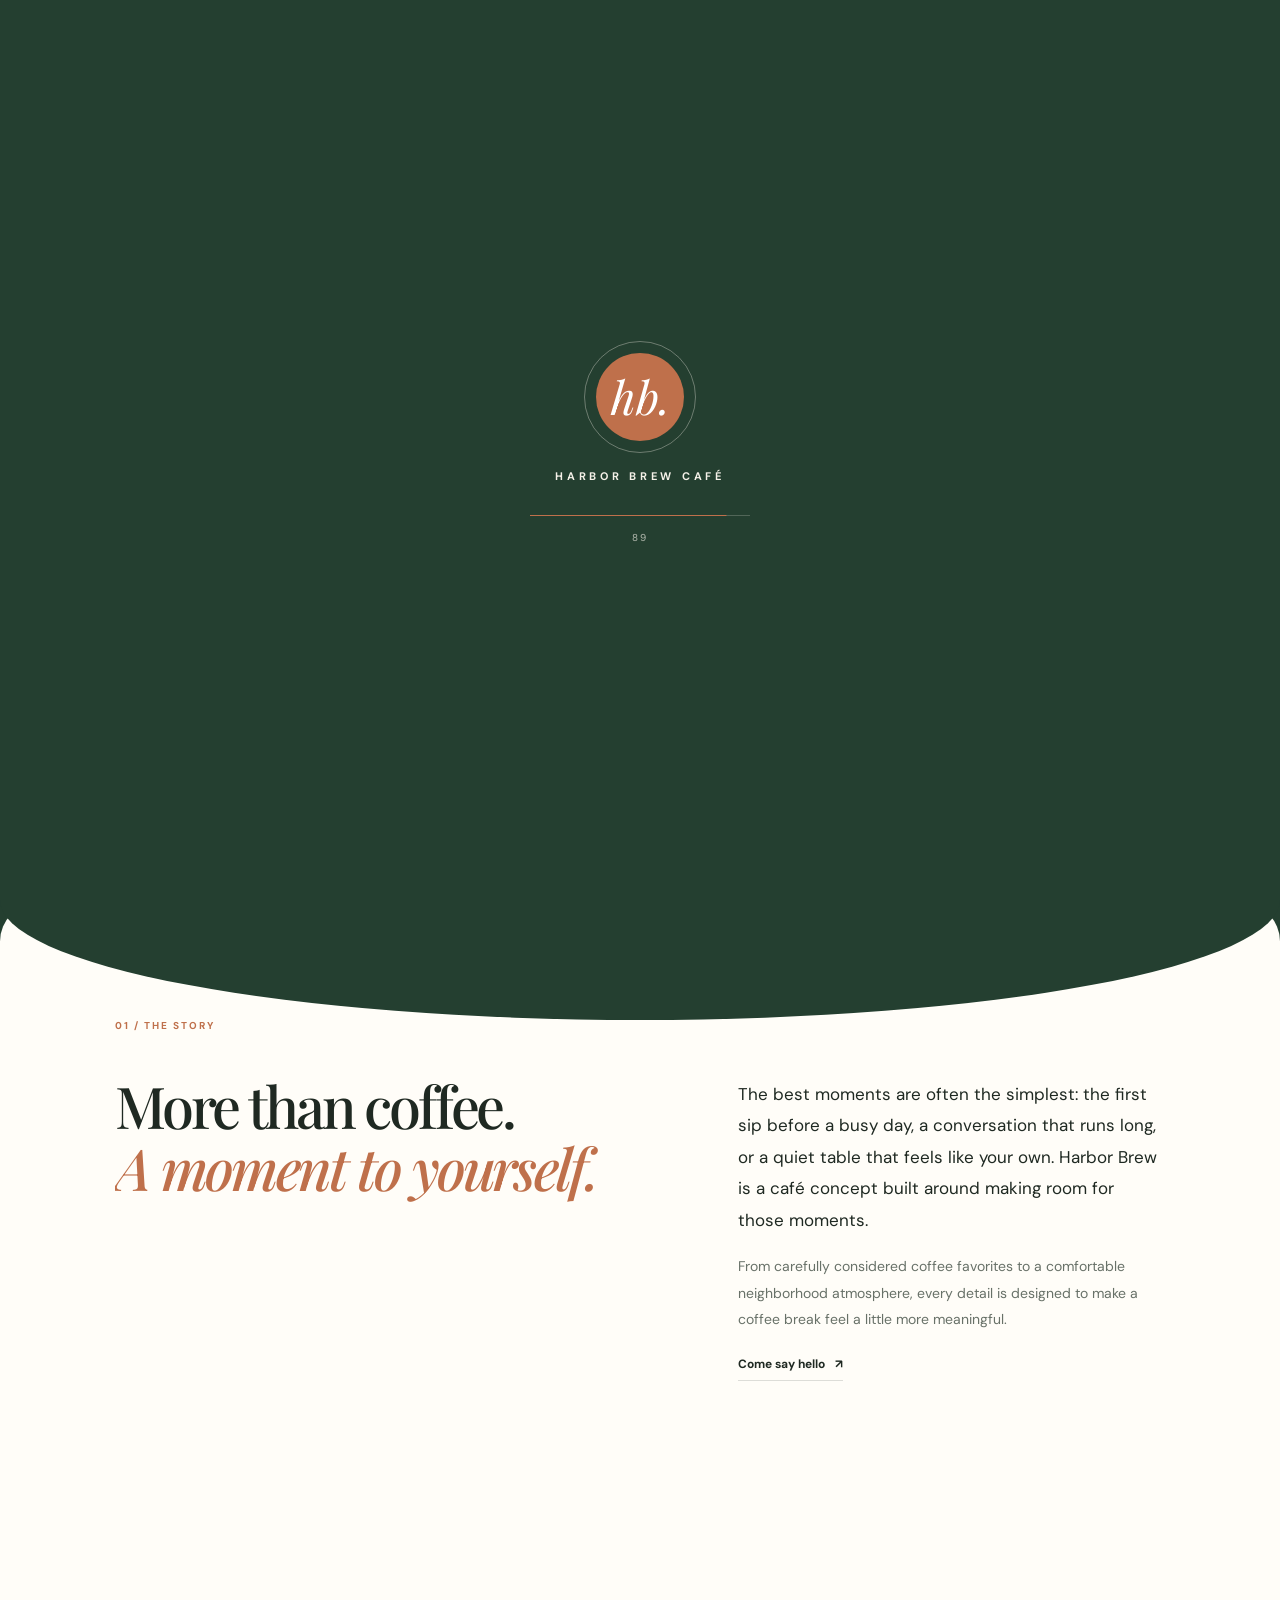
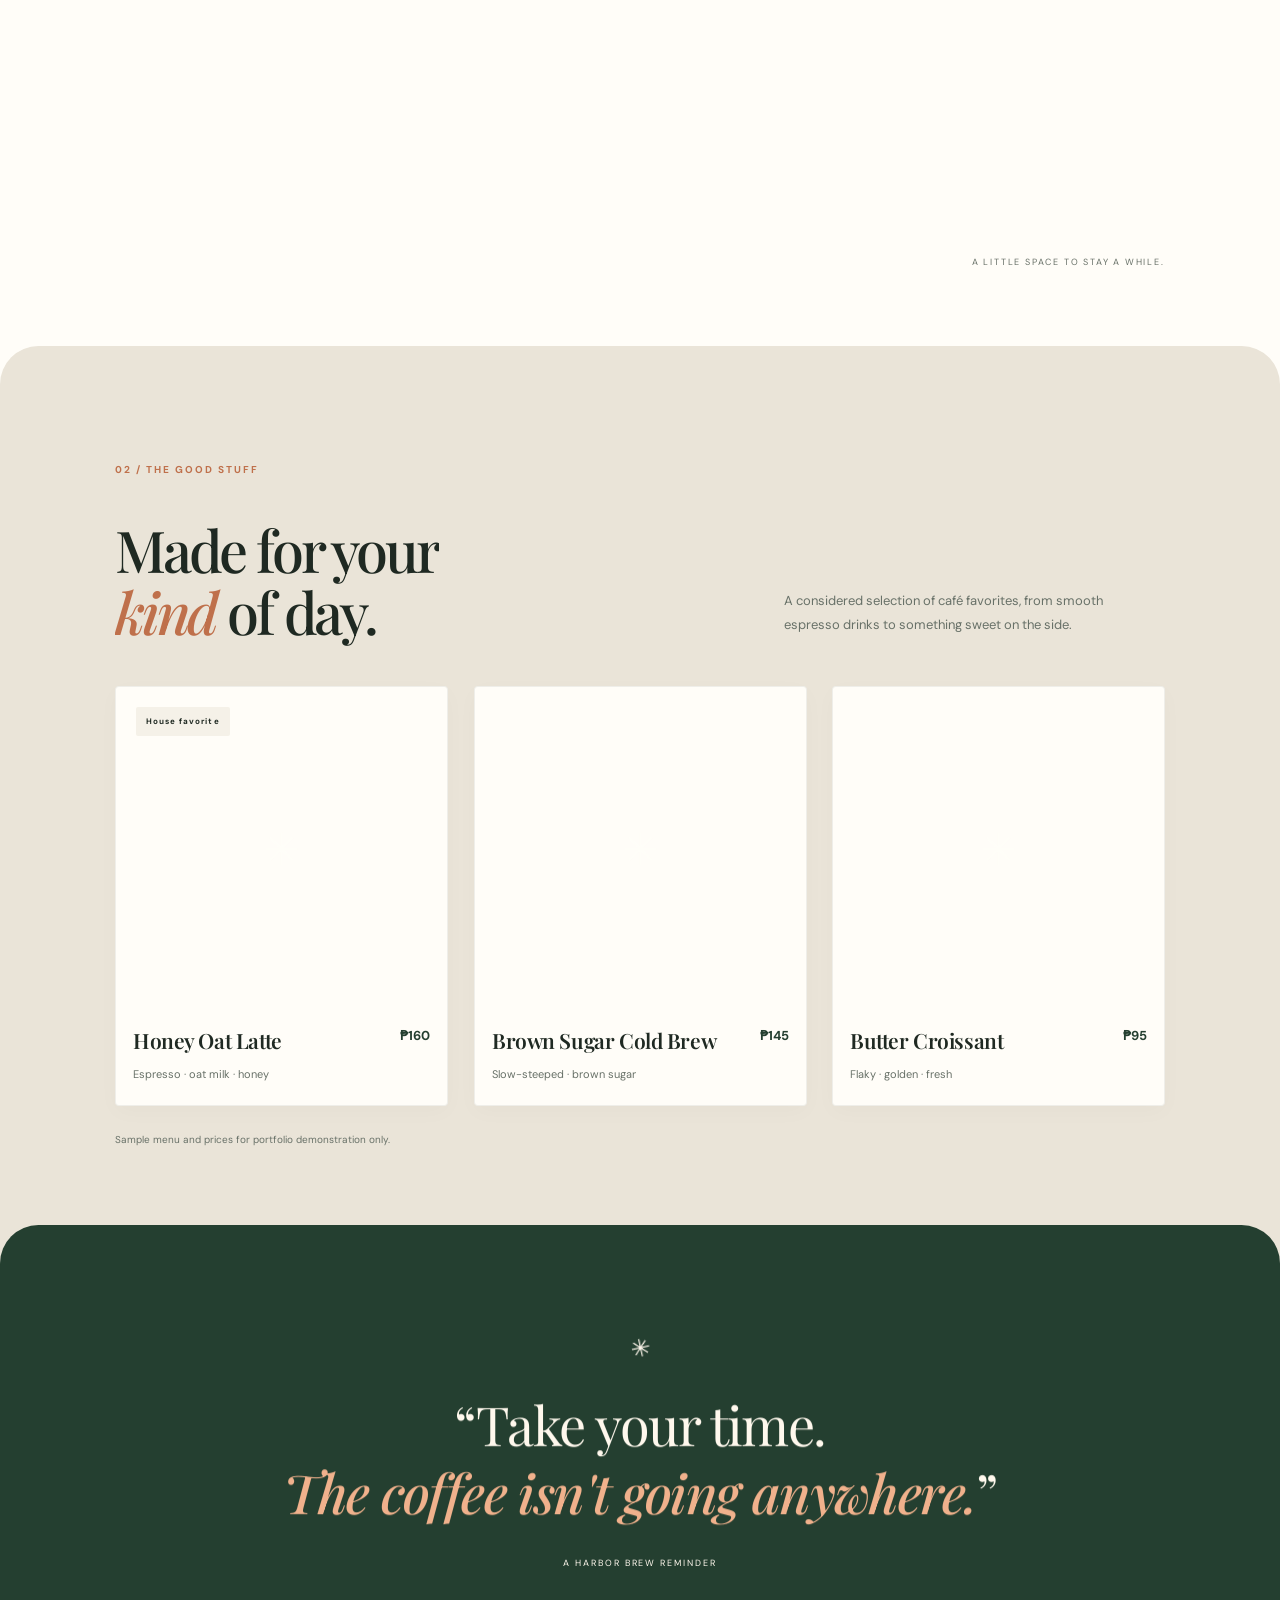
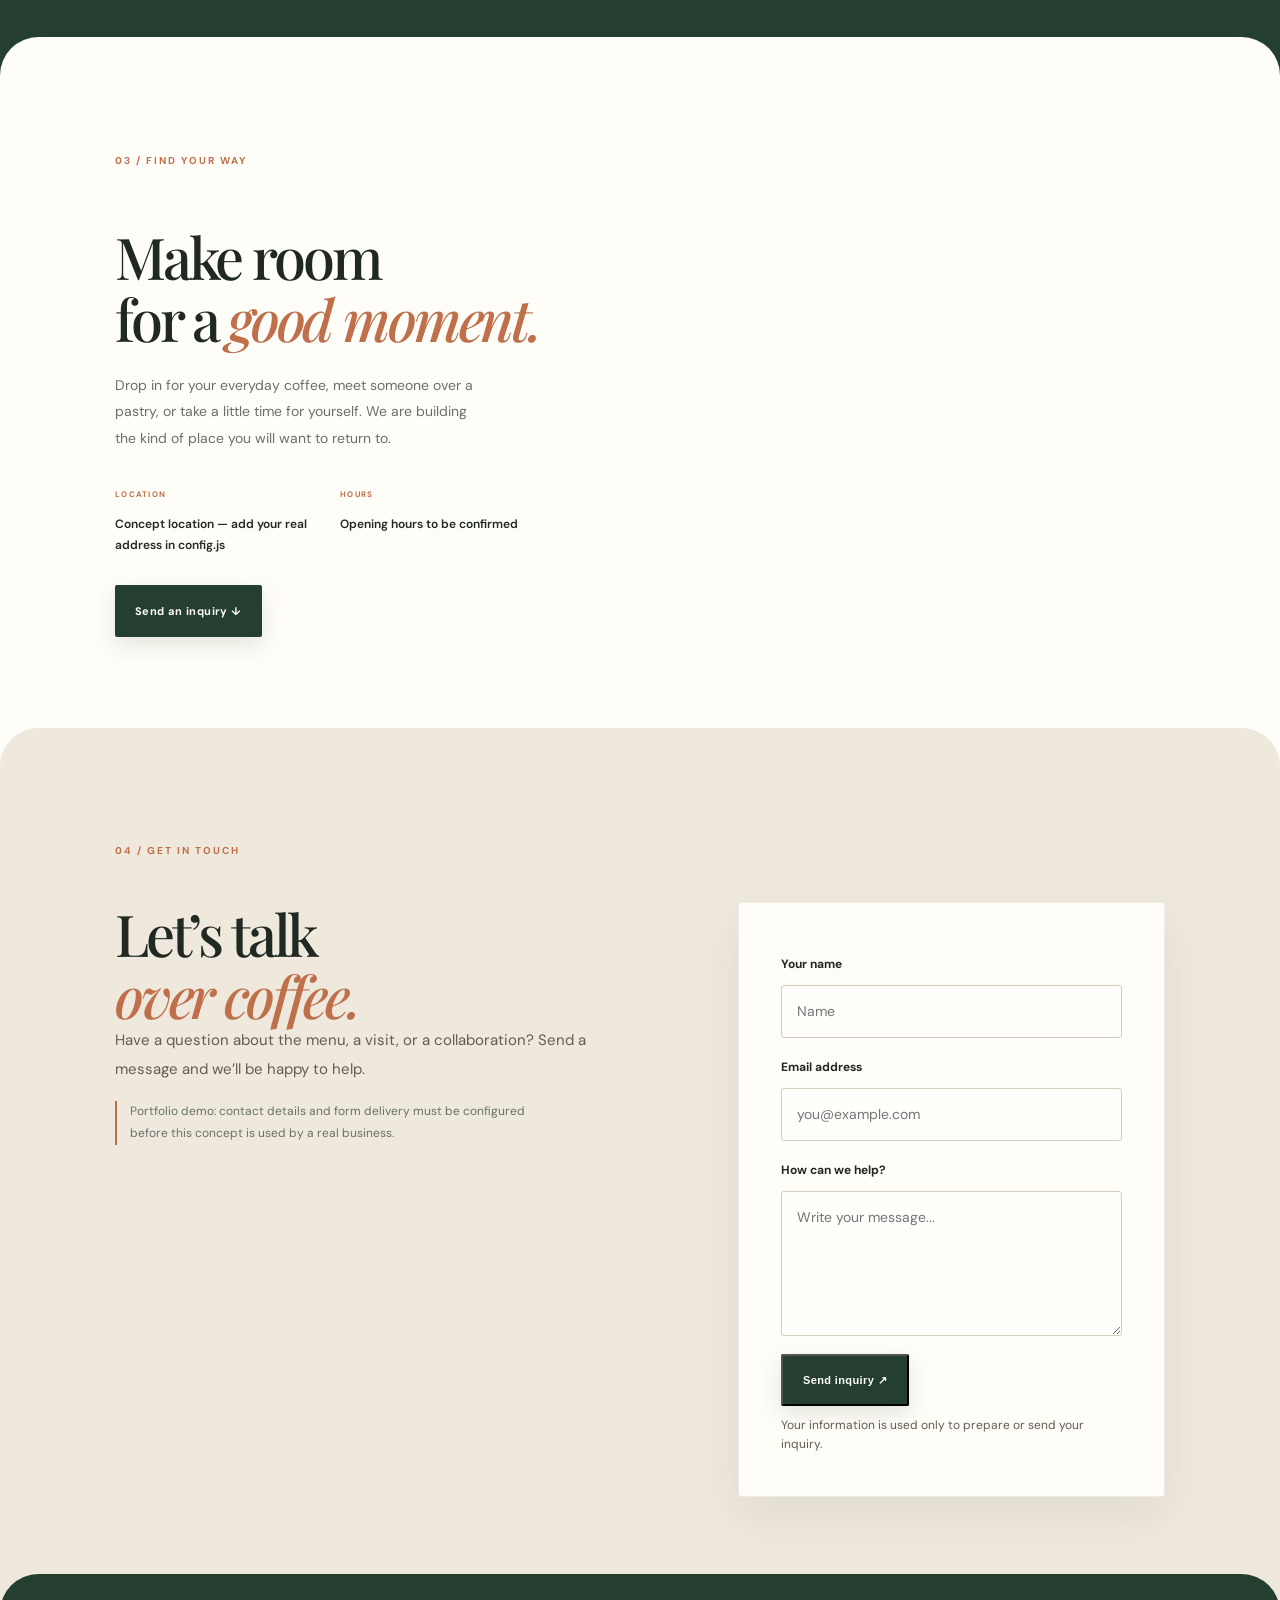
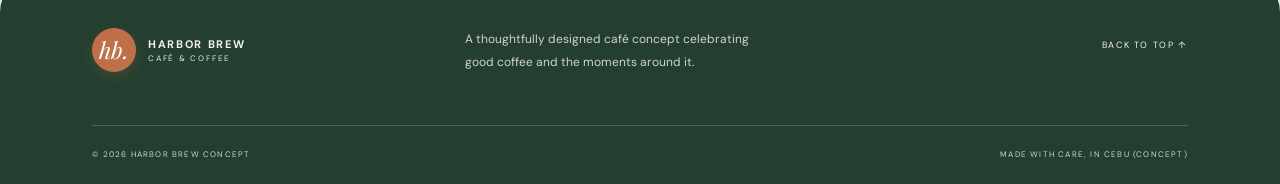
<file: index.html>
<!doctype html>
<html lang="en">
<head>
  <meta charset="utf-8">
  <meta name="viewport" content="width=device-width, initial-scale=1">
  <meta name="description" content="Harbor Brew is a fictional café website concept showcasing a warm, modern café experience.">
  <meta name="theme-color" content="#f7f3eb">
  <meta property="og:type" content="website">
  <meta property="og:title" content="Harbor Brew Café — Coffee, Slow Mornings">
  <meta property="og:description" content="Explore the Harbor Brew Café website concept: thoughtfully brewed coffee, fresh little bites, and a cozy neighborhood feel.">
  <meta property="og:image" content="https://images.unsplash.com/photo-1442512595331-e89e73853f31?auto=format&fit=crop&w=1200&q=80">
  <meta name="twitter:card" content="summary_large_image">
  <meta name="robots" content="index,follow">
  <title>Harbor Brew Café — Coffee, Slow Mornings</title>
  <link rel="preconnect" href="https://fonts.googleapis.com">
  <link rel="preconnect" href="https://fonts.gstatic.com" crossorigin>
  <link href="https://fonts.googleapis.com/css2?family=DM+Sans:wght@400;500;600;700&family=Playfair+Display:wght@500;600;700&display=swap" rel="stylesheet">
  <link rel="stylesheet" href="style.css?v=4">
  <link rel="stylesheet" href="motion.css?v=4">
  <script src="config.js?v=4"></script>
  <script>
    /* Motion switch. config.js `motion: "always"` plays animations even when the OS
       has "reduce motion" on; "auto" respects the OS. Test URLs: ?motion=on / ?motion=off.
       The timeout is a safety net so the page can never stay hidden. */
    (function () {
      var d = document.documentElement;
      var cfg = window.CAFE_CONFIG || {};
      var force = cfg.motion === "always" || /[?&]motion=on\b/.test(location.search);
      var off = /[?&]motion=off\b/.test(location.search);
      var osReduced = !!(window.matchMedia && matchMedia("(prefers-reduced-motion: reduce)").matches);
      var reduce = off || (osReduced && !force);
      window.__reduceMotion = reduce;
      if (reduce) { d.classList.add("reduce-motion"); return; }
      d.classList.add("has-intro", "motion-on");
      setTimeout(function () {
        d.classList.add("is-ready", "intro-open", "intro-done");
        var l = document.getElementById("loader");
        if (l) l.style.display = "none";
      }, 9000);
    })();
  </script>
  <noscript><style>.loader{display:none}</style></noscript>
  <script src="script.js?v=4" defer></script>
  <script src="motion.js?v=4" defer></script>
</head>
<body>
  <div class="loader" id="loader" aria-hidden="true">
    <div class="loader-inner">
      <span class="loader-mark">hb.</span>
      <span class="loader-name">HARBOR BREW CAFÉ</span>
      <div class="loader-bar"><i></i></div>
      <span class="loader-count">00</span>
    </div>
  </div>
  <div class="scroll-progress" aria-hidden="true"></div>
  <div class="announcement">HARBOR BREW CAFÉ · A WEBSITE CONCEPT MADE WITH CARE</div>
  <header class="site-header">
    <a class="brand" href="#home" aria-label="Harbor Brew home">
      <span class="brand-mark" aria-hidden="true">hb.</span>
      <span class="brand-name">HARBOR BREW<span>CAFÉ & COFFEE</span></span>
    </a>
    <button class="menu-toggle" aria-label="Open navigation" aria-expanded="false" aria-controls="primary-nav">
      <span></span><span></span>
    </button>
    <nav class="nav" id="primary-nav" aria-label="Main navigation">
      <a href="#story">Our story</a>
      <a href="#menu">Menu</a>
      <a href="#visit">Visit us</a>
      <a class="nav-cta" href="#menu">Explore the menu <span aria-hidden="true">↗</span></a>
    </nav>
  </header>

  <main>
    <section class="hero" id="home">
      <div class="hero-copy">
        <p class="eyebrow"><span class="eyebrow-line"></span> YOUR DAILY RITUAL, REIMAGINED</p>
        <h1 aria-label="A better kind of coffee break."><span class="line"><span>A better kind</span></span><span class="line"><span>of <em>coffee break.</em></span></span></h1>
        <p class="hero-description">Good coffee should feel like a small escape. Discover thoughtfully made drinks, fresh-from-the-oven favorites, and a warm place to pause, reset, and enjoy the moment.</p>
        <div class="hero-actions">
          <a class="button button-dark" href="#menu">Explore the menu <span aria-hidden="true">↗</span></a>
          <a class="text-link" href="#story">A little about us <span aria-hidden="true">↓</span></a>
        </div>
        <div class="hero-note">
          <div class="note-icon" aria-hidden="true">✳</div>
          <p><strong>Made for the moment.</strong><br>Good coffee. No rush.</p>
        </div>
      </div>
      <div class="hero-visual">
        <div class="hero-image" role="img" aria-label="Coffee and pastry on a café table"></div>
        <div class="image-sticker"><span>BREWED</span><strong>with<br>heart</strong><span>DAILY · 01</span></div>
        <div class="image-caption"><span>01 / 03</span><span>THE EVERYDAY RITUAL</span></div>
      </div>
      <div class="hero-side-label">COFFEE · COMMUNITY · COMFORT</div>
    </section>

    <section class="ticker" aria-label="Our values">
      <div class="ticker-track">
        <div class="ticker-group">GOOD COFFEE <span>✳</span> EASY DAYS <span>✳</span> LITTLE MOMENTS <span>✳</span> GOOD COFFEE <span>✳</span> EASY DAYS <span>✳</span> LITTLE MOMENTS <span>✳</span> GOOD COFFEE <span>✳</span> EASY DAYS <span>✳</span> LITTLE MOMENTS <span>✳</span></div>
        <div class="ticker-group" aria-hidden="true">GOOD COFFEE <span>✳</span> EASY DAYS <span>✳</span> LITTLE MOMENTS <span>✳</span> GOOD COFFEE <span>✳</span> EASY DAYS <span>✳</span> LITTLE MOMENTS <span>✳</span> GOOD COFFEE <span>✳</span> EASY DAYS <span>✳</span> LITTLE MOMENTS <span>✳</span></div>
      </div>
    </section>

    <section class="story section" id="story">
      <div class="section-kicker">01 / THE STORY</div>
      <div class="story-layout">
        <div>
          <h2>More than coffee.<br><em>A moment to yourself.</em></h2>
        </div>
        <div class="story-copy">
          <p class="lead">The best moments are often the simplest: the first sip before a busy day, a conversation that runs long, or a quiet table that feels like your own. Harbor Brew is a café concept built around making room for those moments.</p>
          <p>From carefully considered coffee favorites to a comfortable neighborhood atmosphere, every detail is designed to make a coffee break feel a little more meaningful.</p>
          <a class="text-link" href="#visit">Come say hello <span aria-hidden="true">↗</span></a>
        </div>
      </div>
      <div class="story-image" role="img" aria-label="Warm sunlight falling across a coffee shop table"></div>
      <div class="story-image-caption">A LITTLE SPACE TO STAY A WHILE.</div>
    </section>

    <section class="menu-section section" id="menu">
      <div class="section-kicker">02 / THE GOOD STUFF</div>
      <div class="section-heading">
        <div><h2>Made for your<br><em>kind</em> of day.</h2></div>
        <p>A considered selection of café favorites, from smooth espresso drinks to something sweet on the side.</p>
      </div>
      <div class="menu-grid" id="menu-grid" aria-live="polite"></div>
      <p class="menu-disclaimer">Sample menu and prices for portfolio demonstration only.</p>
    </section>

    <section class="quote-band">
      <span class="quote-star" aria-hidden="true">✳</span>
      <p>“Take your time.<br><em>The coffee isn't going anywhere.</em>”</p>
      <span class="quote-credit">A HARBOR BREW REMINDER</span>
    </section>

    <section class="visit section" id="visit">
      <div class="section-kicker">03 / FIND YOUR WAY</div>
      <div class="visit-layout">
        <div class="visit-copy">
          <h2>Make room<br>for a <em>good moment.</em></h2>
          <p>Drop in for your everyday coffee, meet someone over a pastry, or take a little time for yourself. We are building the kind of place you will want to return to.</p>
          <div class="visit-details">
            <div><span class="detail-label">LOCATION</span><p id="business-address">Concept location — add your real address in config.js</p><a id="directions-link" class="text-link" href="#visit" hidden>Get directions ↗</a></div>
            <div><span class="detail-label">HOURS</span><p id="business-hours">Add your real opening hours in config.js</p></div>
          </div>
          <div class="contact-actions">
            <a class="button button-dark" id="email-link" href="#contact">Email us <span aria-hidden="true">↗</span></a>
            <a class="button button-outline" id="messenger-link" href="#contact" hidden>Message us</a>
            <a class="text-link" id="phone-link" href="#contact" hidden>Call us</a>
          </div>
        </div>
        <div class="visit-image" role="img" aria-label="Cozy café interior with wooden furniture"></div>
      </div>
    </section>

    <section class="contact-section section" id="contact">
      <div class="section-kicker">04 / GET IN TOUCH</div>
      <div class="contact-layout">
        <div><h2>Let’s talk<br><em>over coffee.</em></h2><p class="contact-intro">Have a question about the menu, a visit, or a collaboration? Send a message and we’ll be happy to help.</p><p class="contact-demo-note">Portfolio demo: contact details and form delivery must be configured before this concept is used by a real business.</p></div>
        <form id="contact-form" class="contact-form">
          <label for="contact-name">Your name</label><input id="contact-name" name="name" autocomplete="name" required maxlength="100" placeholder="Name">
          <label for="contact-email">Email address</label><input id="contact-email" name="email" type="email" autocomplete="email" required maxlength="200" placeholder="you@example.com">
          <label for="contact-message">How can we help?</label><textarea id="contact-message" name="message" required maxlength="3000" rows="5" placeholder="Write your message..."></textarea>
          <button class="button button-dark" type="submit">Send inquiry ↗</button>
          <p id="form-status" class="form-status" role="status" aria-live="polite">Your information is used only to prepare or send your inquiry.</p>
        </form>
      </div>
    </section>
  </main>

  <footer class="footer">
    <a class="brand footer-brand" href="#home"><span class="brand-mark">hb.</span><span class="brand-name">HARBOR BREW<span>CAFÉ & COFFEE</span></span></a>
    <p id="footer-description">A thoughtfully designed café concept celebrating<br>good coffee and the moments around it.</p>
    <a class="back-top" href="#home">BACK TO TOP ↑</a>
    <div class="footer-bottom"><span>© 2026 HARBOR BREW CONCEPT</span><span>MADE WITH CARE, IN CEBU (CONCEPT)</span></div>
  </footer>
</body>
</html>
</file>
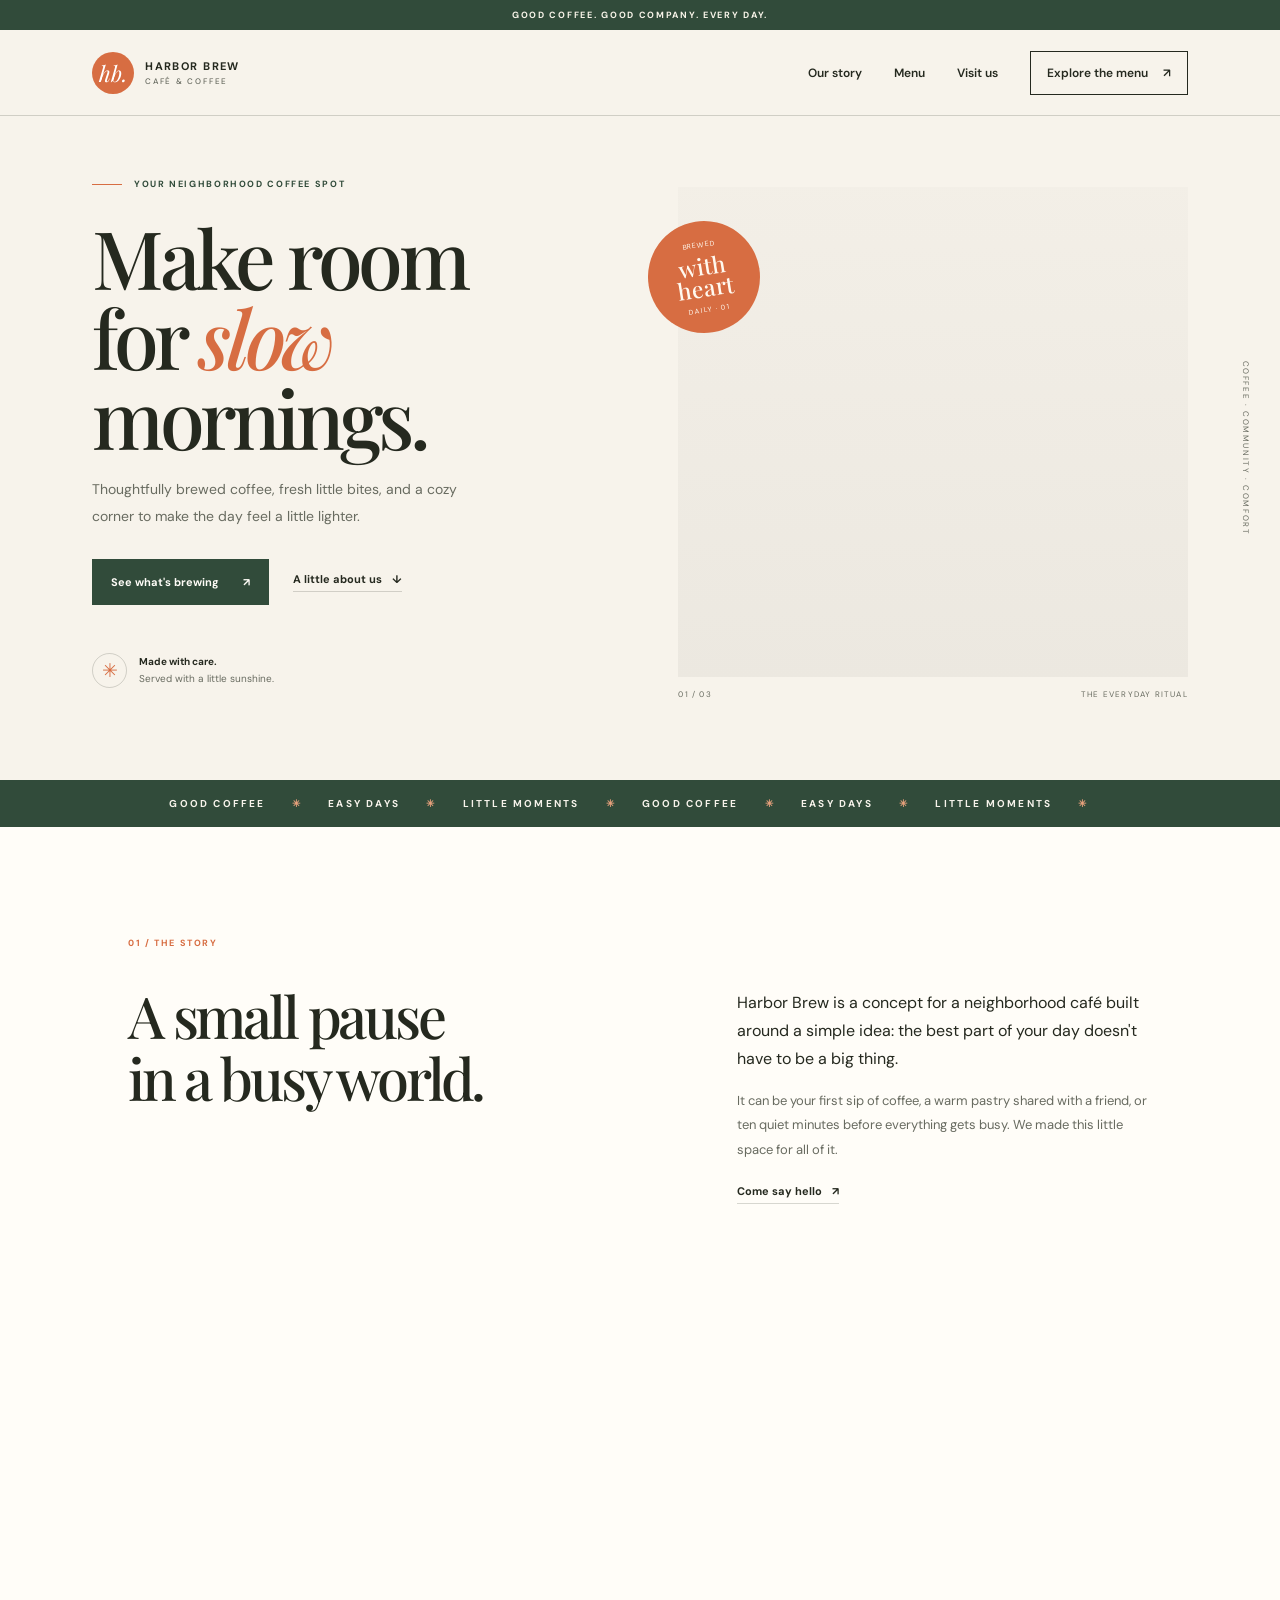
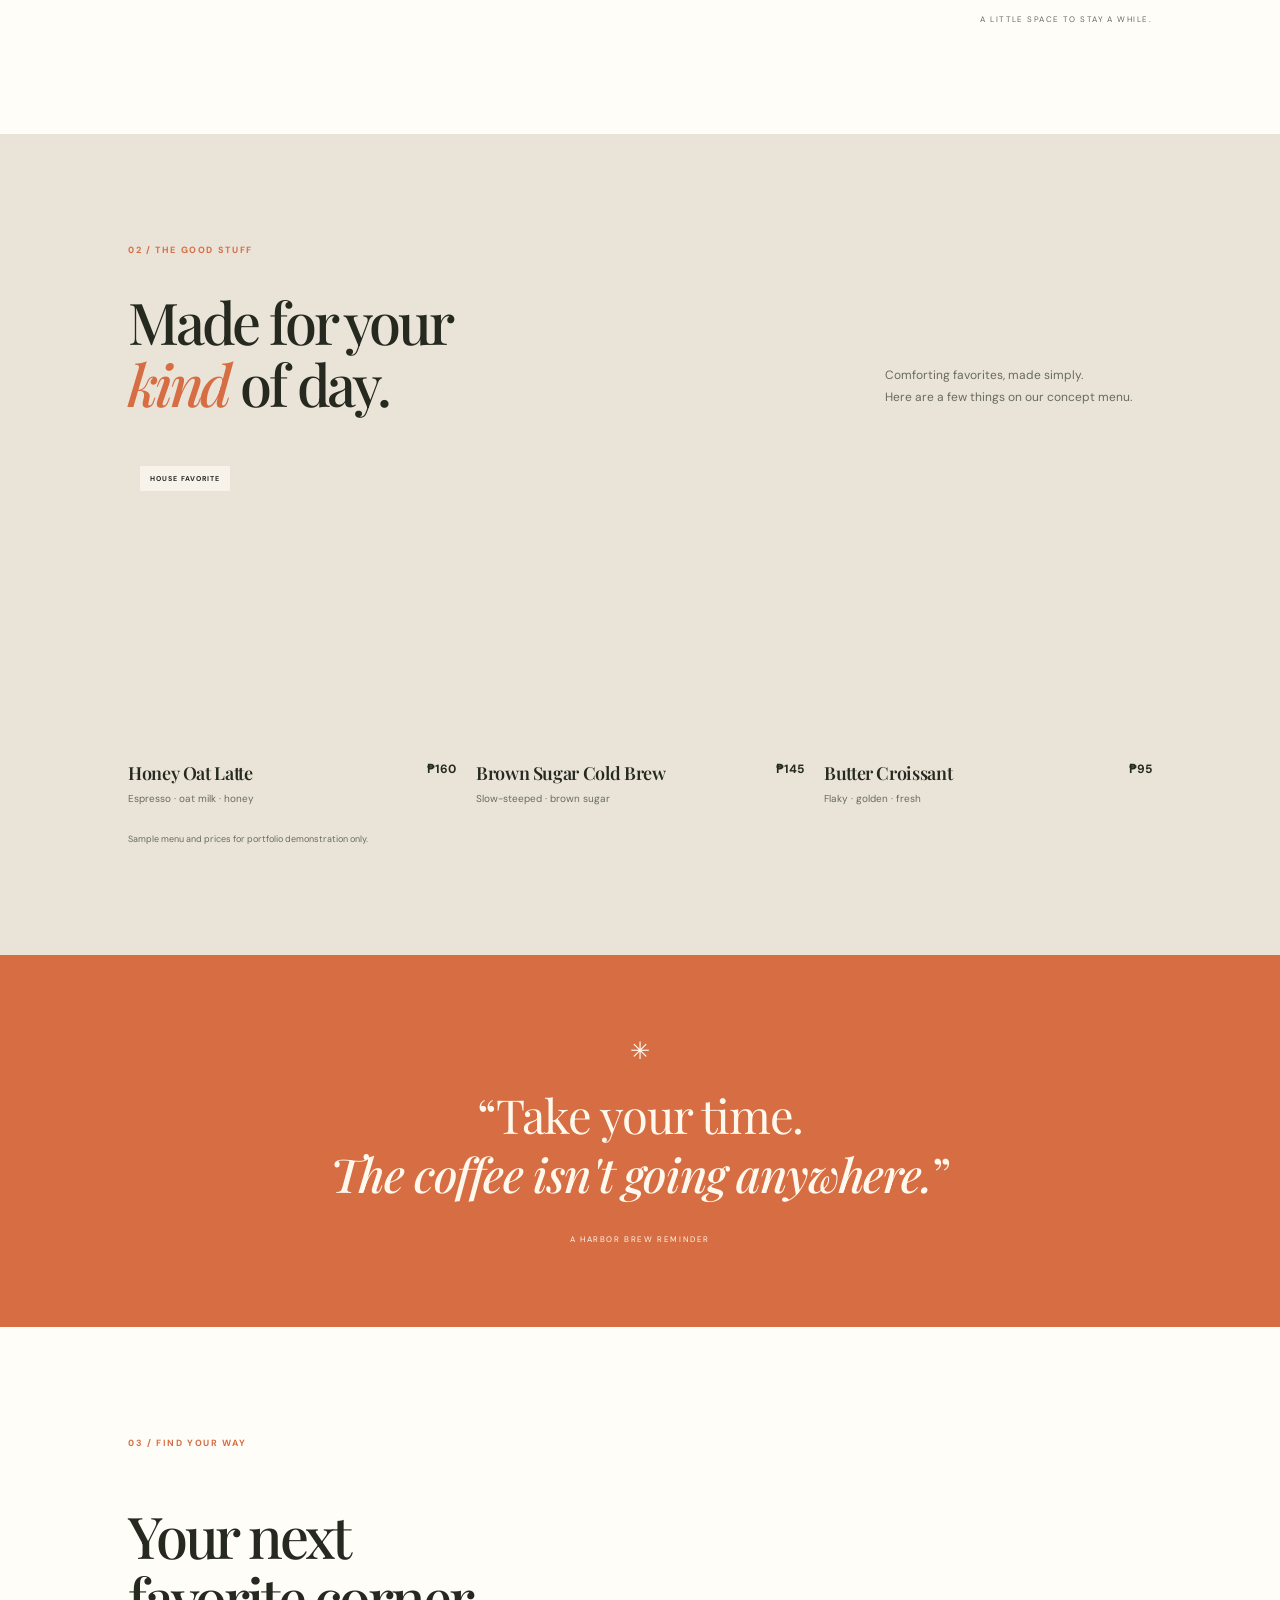
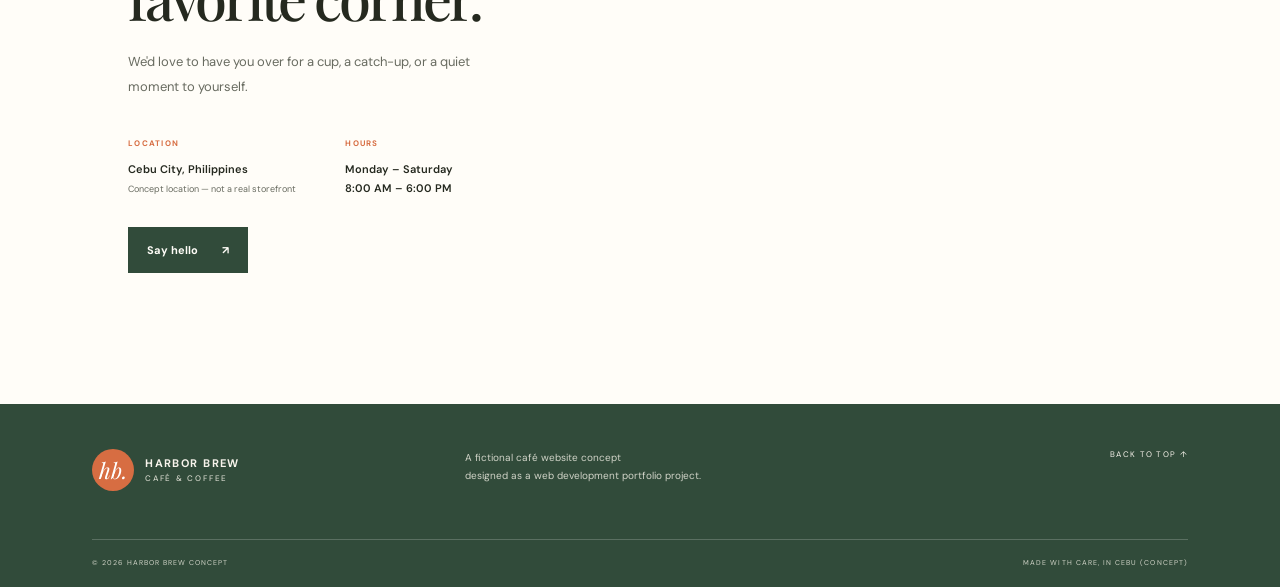
<file: harbor-brew-portfolio/index.html>
<!doctype html>
<html lang="en">
<head>
  <meta charset="utf-8">
  <meta name="viewport" content="width=device-width, initial-scale=1">
  <meta name="description" content="Harbor Brew is a fictional café website concept showcasing a warm, modern café experience.">
  <meta name="theme-color" content="#f7f3eb">
  <title>Harbor Brew Café — Coffee, Slow Mornings</title>
  <link rel="preconnect" href="https://fonts.googleapis.com">
  <link rel="preconnect" href="https://fonts.gstatic.com" crossorigin>
  <link href="https://fonts.googleapis.com/css2?family=DM+Sans:wght@400;500;600;700&family=Playfair+Display:wght@500;600;700&display=swap" rel="stylesheet">
  <link rel="stylesheet" href="style.css">
  <script src="script.js" defer></script>
</head>
<body>
  <div class="announcement">GOOD COFFEE. GOOD COMPANY. EVERY DAY.</div>
  <header class="site-header">
    <a class="brand" href="#home" aria-label="Harbor Brew home">
      <span class="brand-mark" aria-hidden="true">hb.</span>
      <span class="brand-name">HARBOR BREW<span>CAFÉ & COFFEE</span></span>
    </a>
    <button class="menu-toggle" aria-label="Open navigation" aria-expanded="false" aria-controls="primary-nav">
      <span></span><span></span>
    </button>
    <nav class="nav" id="primary-nav" aria-label="Main navigation">
      <a href="#story">Our story</a>
      <a href="#menu">Menu</a>
      <a href="#visit">Visit us</a>
      <a class="nav-cta" href="#menu">Explore the menu <span aria-hidden="true">↗</span></a>
    </nav>
  </header>

  <main>
    <section class="hero" id="home">
      <div class="hero-copy">
        <p class="eyebrow"><span class="eyebrow-line"></span> YOUR NEIGHBORHOOD COFFEE SPOT</p>
        <h1>Make room<br>for <em>slow</em> mornings.</h1>
        <p class="hero-description">Thoughtfully brewed coffee, fresh little bites, and a cozy corner to make the day feel a little lighter.</p>
        <div class="hero-actions">
          <a class="button button-dark" href="#menu">See what's brewing <span aria-hidden="true">↗</span></a>
          <a class="text-link" href="#story">A little about us <span aria-hidden="true">↓</span></a>
        </div>
        <div class="hero-note">
          <div class="note-icon" aria-hidden="true">✳</div>
          <p><strong>Made with care.</strong><br>Served with a little sunshine.</p>
        </div>
      </div>
      <div class="hero-visual">
        <div class="hero-image" role="img" aria-label="Coffee and pastry on a café table"></div>
        <div class="image-sticker"><span>BREWED</span><strong>with<br>heart</strong><span>DAILY · 01</span></div>
        <div class="image-caption"><span>01 / 03</span><span>THE EVERYDAY RITUAL</span></div>
      </div>
      <div class="hero-side-label">COFFEE · COMMUNITY · COMFORT</div>
    </section>

    <section class="ticker" aria-label="Our values">
      <div>GOOD COFFEE <span>✳</span> EASY DAYS <span>✳</span> LITTLE MOMENTS <span>✳</span> GOOD COFFEE <span>✳</span> EASY DAYS <span>✳</span> LITTLE MOMENTS <span>✳</span></div>
    </section>

    <section class="story section" id="story">
      <div class="section-kicker">01 / THE STORY</div>
      <div class="story-layout">
        <div>
          <h2>A small pause<br>in a busy world.</h2>
        </div>
        <div class="story-copy">
          <p class="lead">Harbor Brew is a concept for a neighborhood café built around a simple idea: the best part of your day doesn't have to be a big thing.</p>
          <p>It can be your first sip of coffee, a warm pastry shared with a friend, or ten quiet minutes before everything gets busy. We made this little space for all of it.</p>
          <a class="text-link" href="#visit">Come say hello <span aria-hidden="true">↗</span></a>
        </div>
      </div>
      <div class="story-image" role="img" aria-label="Warm sunlight falling across a coffee shop table"></div>
      <div class="story-image-caption">A LITTLE SPACE TO STAY A WHILE.</div>
    </section>

    <section class="menu-section section" id="menu">
      <div class="section-kicker">02 / THE GOOD STUFF</div>
      <div class="section-heading">
        <div><h2>Made for your<br><em>kind</em> of day.</h2></div>
        <p>Comforting favorites, made simply.<br>Here are a few things on our concept menu.</p>
      </div>
      <div class="menu-grid">
        <article class="menu-card">
          <div class="menu-photo photo-latte" role="img" aria-label="Latte in a ceramic cup"></div>
          <div class="menu-card-info"><div><h3>Honey Oat Latte</h3><p>Espresso · oat milk · honey</p></div><span>₱160</span></div>
          <div class="menu-tag">HOUSE FAVORITE</div>
        </article>
        <article class="menu-card">
          <div class="menu-photo photo-coldbrew" role="img" aria-label="Iced coffee in a glass"></div>
          <div class="menu-card-info"><div><h3>Brown Sugar Cold Brew</h3><p>Slow-steeped · brown sugar</p></div><span>₱145</span></div>
        </article>
        <article class="menu-card">
          <div class="menu-photo photo-pastry" role="img" aria-label="Fresh pastry on a plate"></div>
          <div class="menu-card-info"><div><h3>Butter Croissant</h3><p>Flaky · golden · fresh</p></div><span>₱95</span></div>
        </article>
      </div>
      <p class="menu-disclaimer">Sample menu and prices for portfolio demonstration only.</p>
    </section>

    <section class="quote-band">
      <span class="quote-star" aria-hidden="true">✳</span>
      <p>“Take your time.<br><em>The coffee isn't going anywhere.</em>”</p>
      <span class="quote-credit">A HARBOR BREW REMINDER</span>
    </section>

    <section class="visit section" id="visit">
      <div class="section-kicker">03 / FIND YOUR WAY</div>
      <div class="visit-layout">
        <div class="visit-copy">
          <h2>Your next<br>favorite corner.</h2>
          <p>We'd love to have you over for a cup, a catch-up, or a quiet moment to yourself.</p>
          <div class="visit-details">
            <div><span class="detail-label">LOCATION</span><p>Cebu City, Philippines<br><small>Concept location — not a real storefront</small></p></div>
            <div><span class="detail-label">HOURS</span><p>Monday – Saturday<br>8:00 AM – 6:00 PM</p></div>
          </div>
          <a class="button button-dark" href="mailto:hello@example.com?subject=Harbor%20Brew%20Inquiry">Say hello <span aria-hidden="true">↗</span></a>
        </div>
        <div class="visit-image" role="img" aria-label="Cozy café interior with wooden furniture"></div>
      </div>
    </section>
  </main>

  <footer class="footer">
    <a class="brand footer-brand" href="#home"><span class="brand-mark">hb.</span><span class="brand-name">HARBOR BREW<span>CAFÉ & COFFEE</span></span></a>
    <p>A fictional café website concept<br>designed as a web development portfolio project.</p>
    <a class="back-top" href="#home">BACK TO TOP ↑</a>
    <div class="footer-bottom"><span>© 2026 HARBOR BREW CONCEPT</span><span>MADE WITH CARE, IN CEBU (CONCEPT)</span></div>
  </footer>
</body>
</html>
</file>
<file: style.css>
:root {
  --cream: #f7f3eb;
  --paper: #fffdf8;
  --ink: #25291f;
  --muted: #686b60;
  --green: #314b3a;
  --orange: #d76d42;
  --line: rgba(37, 41, 31, .18);
  --serif: "Playfair Display", Georgia, serif;
  --sans: "DM Sans", Arial, sans-serif;
}
* { box-sizing: border-box; }
html { scroll-behavior: auto; scroll-padding-top: 90px; }
body { margin: 0; color: var(--ink); background: var(--cream); font-family: var(--sans); -webkit-font-smoothing: antialiased; }
a { color: inherit; text-decoration: none; }
.announcement { padding: 9px 20px; background: var(--green); color: #f8f4e9; text-align: center; font-size: 9px; letter-spacing: .19em; font-weight: 700; }
.site-header { height: 86px; display: flex; align-items: center; justify-content: space-between; padding: 0 7.2%; border-bottom: 1px solid var(--line); position: sticky; top: 0; z-index: 20; background: rgba(247,243,235,.94); backdrop-filter: blur(14px); }
.brand { display: inline-flex; align-items: center; gap: 11px; }
.brand-mark { width: 42px; height: 42px; border-radius: 50%; display: grid; place-items: center; background: var(--orange); color: white; font-family: var(--serif); font-size: 22px; font-style: italic; }
.brand-name { font-size: 11px; font-weight: 700; letter-spacing: .13em; line-height: 1.5; }
.brand-name span { display: block; color: var(--muted); font-size: 8px; letter-spacing: .22em; font-weight: 500; }
.nav { display: flex; align-items: center; gap: 32px; font-size: 12px; font-weight: 600; }
.nav a:not(.nav-cta) { transition: color .2s; }
.nav a:not(.nav-cta):hover, .text-link:hover { color: var(--orange); }
.nav-cta { padding: 13px 16px; border: 1px solid var(--ink); transition: background .2s, color .2s; }
.nav-cta:hover { background: var(--ink); color: var(--cream); }
.nav-cta span { margin-left: 12px; }
.menu-toggle { display: none; border: 0; background: none; padding: 8px; }
.hero { min-height: 650px; display: grid; grid-template-columns: 1fr 1fr; position: relative; padding: 62px 7.2% 72px; gap: 7%; align-items: center; }
.hero-copy { max-width: 540px; padding-bottom: 20px; }
.eyebrow, .section-kicker { font-size: 9px; font-weight: 700; letter-spacing: .18em; }
.eyebrow { display: flex; align-items: center; gap: 12px; color: var(--green); }
.eyebrow-line { display: inline-block; width: 30px; height: 1px; background: var(--orange); }
h1, h2, h3, p { margin-top: 0; }
h1, h2 { font-family: var(--serif); font-weight: 500; letter-spacing: -.055em; }
h1 { margin: 27px 0 20px; font-size: clamp(54px, 6.3vw, 88px); line-height: .99; }
h1 em, h2 em { color: var(--orange); font-weight: 500; }
.hero-description { max-width: 410px; color: var(--muted); font-size: 14px; line-height: 1.9; }
.hero-actions { display: flex; align-items: center; gap: 24px; margin-top: 29px; }
.button { display: inline-flex; align-items: center; justify-content: center; gap: 24px; padding: 16px 19px; font-size: 11px; font-weight: 700; transition: transform .2s, background .2s; }
.button:hover { transform: translateY(-2px); }
.button-dark { color: var(--paper); background: var(--green); }
.button-dark:hover { background: #23372a; }
.text-link { display: inline-flex; gap: 10px; align-items: center; border-bottom: 1px solid var(--line); padding-bottom: 5px; font-size: 11px; font-weight: 700; transition: color .2s; }
.hero-note { display: flex; align-items: center; gap: 12px; margin-top: 48px; }
.note-icon { width: 35px; height: 35px; border: 1px solid var(--line); display: grid; place-items: center; border-radius: 50%; color: var(--orange); font-size: 19px; }
.hero-note p { margin: 0; color: var(--muted); font-size: 10px; line-height: 1.7; }
.hero-note strong { color: var(--ink); }
.hero-visual { position: relative; max-width: 540px; width: 100%; justify-self: end; }
.hero-image { height: 490px; background: linear-gradient(180deg, rgba(31,29,22,.02), rgba(31,29,22,.05)), url("https://images.unsplash.com/photo-1442512595331-e89e73853f31?auto=format&fit=crop&w=1100&q=85") center/cover; }
.image-sticker { position: absolute; top: 34px; left: -30px; width: 112px; height: 112px; border-radius: 50%; background: var(--orange); color: #fff9ef; display: flex; flex-direction: column; align-items: center; justify-content: center; transform: rotate(-9deg); text-align: center; }
.image-sticker span { font-size: 7px; letter-spacing: .14em; }
.image-sticker strong { font-family: var(--serif); font-size: 23px; line-height: .95; font-weight: 500; margin: 6px 0; }
.image-caption { display: flex; justify-content: space-between; margin-top: 12px; color: var(--muted); font-size: 8px; letter-spacing: .15em; }
.hero-side-label { position: absolute; right: 2.3%; top: 50%; writing-mode: vertical-rl; transform: translateY(-50%); color: var(--muted); font-size: 8px; letter-spacing: .2em; }
.ticker { overflow: hidden; background: var(--green); color: var(--cream); white-space: nowrap; padding: 17px 0; font-size: 10px; letter-spacing: .22em; font-weight: 700; }
.ticker div { text-align: center; }
.ticker span { color: #e7a17c; padding: 0 22px; }
.section { padding: 110px 10%; }
.section-kicker { color: var(--orange); }
.story { background: var(--paper); }
.story-layout { display: grid; grid-template-columns: 1.1fr .9fr; gap: 10%; align-items: start; margin: 35px 0 48px; }
h2 { font-size: clamp(40px, 4.5vw, 61px); line-height: 1.08; margin-bottom: 0; }
.story-copy { padding-top: 5px; max-width: 420px; }
.story-copy p { color: var(--muted); font-size: 13px; line-height: 1.9; }
.story-copy .lead { color: var(--ink); font-size: 16px; line-height: 1.75; }
.story-copy .text-link { margin-top: 8px; }
.story-image { height: 350px; background: url("https://images.unsplash.com/photo-1445116572660-236099ec97a0?auto=format&fit=crop&w=1600&q=85") center 52%/cover; }
.story-image-caption { text-align: right; padding-top: 12px; color: var(--muted); font-size: 8px; letter-spacing: .18em; }
.menu-section { background: #eae4d8; }
.section-heading { display: flex; justify-content: space-between; align-items: end; gap: 24px; margin: 34px 0 40px; }
.section-heading > p { color: var(--muted); font-size: 12px; line-height: 1.9; margin: 0 2% 5px 0; }
.menu-grid { display: grid; grid-template-columns: repeat(3, 1fr); gap: 20px; }
.menu-card { position: relative; min-width: 0; }
.menu-photo { height: 290px; background-size: cover; background-position: center; }
.photo-latte { background-image: url("https://images.unsplash.com/photo-1461023058943-07fcbe16d735?auto=format&fit=crop&w=800&q=85"); }
.photo-coldbrew { background-image: url("https://images.unsplash.com/photo-1517701604599-bb29b565090c?auto=format&fit=crop&w=800&q=85"); }
.photo-pastry { background-image: url("https://images.unsplash.com/photo-1555507036-ab1f4038808a?auto=format&fit=crop&w=800&q=85"); }
.menu-card-info { display: flex; justify-content: space-between; align-items: start; gap: 10px; padding: 17px 0 0; }
.menu-card-info h3 { margin-bottom: 7px; font-family: var(--serif); font-size: 18px; font-weight: 600; letter-spacing: -.02em; }
.menu-card-info p { margin: 0; color: var(--muted); font-size: 10px; }
.menu-card-info > span { font-size: 12px; font-weight: 700; white-space: nowrap; }
.menu-tag { position: absolute; top: 12px; left: 12px; background: var(--cream); padding: 8px 10px; font-size: 7px; letter-spacing: .14em; font-weight: 700; }
.menu-disclaimer { margin: 28px 0 0; color: var(--muted); font-size: 9px; }
.quote-band { padding: 80px 20px; text-align: center; background: var(--orange); color: #fff8ed; }
.quote-star { font-size: 24px; }
.quote-band p { margin: 20px 0 22px; font-family: var(--serif); font-size: clamp(28px, 4vw, 47px); line-height: 1.25; letter-spacing: -.03em; }
.quote-band em { font-weight: 500; }
.quote-credit { font-size: 8px; letter-spacing: .2em; }
.visit { background: var(--paper); }
.visit-layout { display: grid; grid-template-columns: .9fr 1.1fr; gap: 10%; align-items: center; margin-top: 35px; }
.visit-copy > p { margin: 22px 0 30px; max-width: 360px; color: var(--muted); font-size: 13px; line-height: 1.9; }
.visit-details { display: grid; grid-template-columns: 1fr 1fr; gap: 20px; margin-bottom: 28px; }
.detail-label { font-size: 8px; letter-spacing: .16em; color: var(--orange); font-weight: 700; }
.visit-details p { margin: 9px 0 0; font-size: 11px; line-height: 1.8; font-weight: 600; }
.visit-details small { font-size: 9px; font-weight: 400; color: var(--muted); }
.visit-image { min-height: 410px; background: url("https://images.unsplash.com/photo-1554118811-1e0d58224f24?auto=format&fit=crop&w=1100&q=85") center/cover; }
.footer { background: var(--green); color: var(--cream); padding: 45px 7.2% 20px; display: grid; grid-template-columns: 1fr 1fr 1fr; align-items: start; gap: 24px; }
.footer .brand-mark { background: var(--orange); }
.footer .brand-name span { color: #d1d4c8; }
.footer > p { color: #d1d4c8; font-size: 10px; line-height: 1.8; margin: 0; }
.back-top { justify-self: end; font-size: 8px; letter-spacing: .16em; }
.footer-bottom { grid-column: 1/-1; display: flex; justify-content: space-between; border-top: 1px solid rgba(255,255,255,.2); padding-top: 18px; margin-top: 24px; color: #d1d4c8; font-size: 7px; letter-spacing: .15em; }
@media (max-width: 900px) {
  .site-header { padding: 0 5%; }
  .hero { padding-left: 6%; padding-right: 6%; gap: 5%; min-height: 580px; }
  .hero-image { height: 410px; }
  .hero-side-label { display: none; }
  .section { padding: 85px 7%; }
  .menu-photo { height: 230px; }
  .menu-card-info h3 { font-size: 16px; }
}
@media (max-width: 650px) {
  .announcement { font-size: 8px; }
  .site-header { height: 72px; }
  .brand-mark { width: 37px; height: 37px; }
  .menu-toggle { display: flex; flex-direction: column; gap: 6px; cursor: pointer; }
  .menu-toggle span { display: block; width: 24px; height: 1px; background: var(--ink); transition: transform .2s; }
  .menu-toggle[aria-expanded="true"] span:first-child { transform: translateY(3.5px) rotate(45deg); }
  .menu-toggle[aria-expanded="true"] span:last-child { transform: translateY(-3.5px) rotate(-45deg); }
  .nav { display: none; position: absolute; top: 71px; left: 0; right: 0; background: var(--cream); padding: 22px 6% 28px; border-bottom: 1px solid var(--line); flex-direction: column; align-items: stretch; gap: 20px; }
  .nav.is-open { display: flex; }
  .nav-cta { text-align: center; }
  .hero { display: flex; flex-direction: column; align-items: stretch; padding: 54px 6% 48px; gap: 35px; }
  h1 { font-size: clamp(54px, 15vw, 76px); }
  .hero-description { font-size: 13px; }
  .hero-note { margin-top: 32px; }
  .hero-visual { max-width: none; }
  .hero-image { height: 370px; }
  .image-sticker { width: 90px; height: 90px; left: -9px; top: 20px; }
  .image-sticker strong { font-size: 19px; }
  .section { padding: 72px 6%; }
  .story-layout, .visit-layout { grid-template-columns: 1fr; gap: 24px; margin-top: 28px; }
  .story-layout { margin-bottom: 32px; }
  h2 { font-size: clamp(40px, 12vw, 54px); }
  .story-image { height: 260px; }
  .section-heading { display: block; margin: 28px 0 30px; }
  .section-heading > p { margin-top: 20px; }
  .menu-grid { grid-template-columns: 1fr; gap: 30px; }
  .menu-photo { height: 320px; }
  .menu-card-info h3 { font-size: 19px; }
  .quote-band { padding: 65px 20px; }
  .visit-image { min-height: 300px; order: -1; }
  .visit-details { gap: 12px; }
  .footer { grid-template-columns: 1fr 1fr; padding: 36px 6% 18px; }
  .footer > p { grid-column: 1/-1; order: 3; }
  .back-top { align-self: center; }
  .footer-bottom { gap: 12px; flex-direction: column; }
}
html.reduce-motion *, html.reduce-motion *::before, html.reduce-motion *::after { scroll-behavior: auto !important; transition-duration: .01ms !important; }


/* Client-ready contact section and interaction states */
[hidden] { display: none !important; }
button, a, input, textarea { -webkit-tap-highlight-color: transparent; }
:focus-visible { outline: 3px solid #b9683e; outline-offset: 3px; }
.button-outline { display: inline-flex; align-items: center; justify-content: center; border: 1px solid var(--ink); padding: 14px 20px; text-decoration: none; color: var(--ink); font-size: 11px; letter-spacing: .06em; text-transform: uppercase; }
.contact-actions { display: flex; flex-wrap: wrap; align-items: center; gap: 16px; margin-top: 26px; }
.contact-section { background: #efe9dd; }
.contact-layout { display: grid; grid-template-columns: 1fr minmax(280px, .8fr); gap: clamp(32px, 7vw, 100px); margin-top: 35px; align-items: start; }
.contact-intro { max-width: 480px; line-height: 1.8; color: #625d54; }
.contact-form { display: grid; gap: 10px; }
.contact-form label { margin-top: 8px; font-size: 12px; font-weight: 700; }
.contact-form input, .contact-form textarea { width: 100%; border: 1px solid #d0c7b8; background: #faf8f3; border-radius: 0; padding: 13px 14px; font: inherit; color: var(--ink); }
.contact-form textarea { resize: vertical; min-height: 130px; }
.contact-form button { justify-self: start; margin-top: 8px; cursor: pointer; }
.form-status { font-size: 12px; line-height: 1.6; color: #625d54; }
#directions-link { display: inline-block; margin-top: 8px; }
.menu-photo { background-size: cover; background-position: center; }
@media (max-width: 760px) { .contact-layout { grid-template-columns: 1fr; gap: 28px; } .contact-form button { width: 100%; } .contact-actions .button { min-height: 46px; } }


/* Smooth, restrained motion for a more polished scrolling experience */
:where(a, button, .menu-card, .story-image, .visit-image, .hero-image, .button-outline) {
  transition: color .25s ease, background-color .25s ease, border-color .25s ease,
    box-shadow .3s ease, transform .35s cubic-bezier(.2,.7,.2,1), opacity .35s ease;
}
.menu-card { transform: translateY(0); }
.menu-card:hover { transform: translateY(-6px); }
.story-image, .visit-image, .hero-image { transition: transform .7s cubic-bezier(.2,.7,.2,1), filter .5s ease; }
.story-image:hover, .visit-image:hover, .hero-image:hover { transform: scale(1.015); }
.reveal-on-scroll {
  opacity: 0;
  transform: translateY(22px);
  transition: opacity .7s ease, transform .7s cubic-bezier(.2,.7,.2,1);
  transition-delay: var(--reveal-delay, 0ms);
  will-change: opacity, transform;
}
.reveal-on-scroll.is-visible { opacity: 1; transform: translateY(0); }
.nav a { transition: color .2s ease, opacity .2s ease; }
.nav a:hover { opacity: .68; }
.button, .button-outline, .nav-cta { transition: transform .22s ease, background-color .22s ease, color .22s ease; }
.button:hover, .button-outline:hover, .nav-cta:hover { transform: translateY(-2px); }
html.reduce-motion :is(.reveal-on-scroll) { opacity: 1 !important; transform: none !important; transition: none !important; }
html.reduce-motion :is(:where(a, button, .menu-card, .story-image, .visit-image, .hero-image, .button-outline)) { transition: none !important; }
html.reduce-motion :is(.menu-card:hover, .story-image:hover, .visit-image:hover, .hero-image:hover, .button:hover, .button-outline:hover, .nav-cta:hover) { transform: none !important; }


/* The JavaScript scroll helper calculates the sticky-header offset itself. */
section[id] { scroll-margin-top: 0; }
@media (max-width: 650px) {
  html { scroll-padding-top: 72px; }
}


/* Design refinement: clearer hierarchy, softer surfaces, and a stronger introduction. */
:root {
  --cream: #f6f2e9;
  --paper: #fffdf8;
  --ink: #20281f;
  --muted: #696d63;
  --green: #294634;
  --orange: #c96b43;
  --line: rgba(32, 40, 31, .16);
}
body { background: var(--cream); }
.announcement { padding: 10px 18px; font-size: 9px; letter-spacing: .2em; }
.site-header { box-shadow: 0 5px 24px rgba(39, 44, 33, .035); }
.brand-mark { box-shadow: 0 5px 14px rgba(201, 107, 67, .18); }
.nav { gap: clamp(18px, 2.5vw, 34px); }
.nav-cta { border-radius: 3px; }
.hero { min-height: 680px; overflow: hidden; }
.hero-copy { position: relative; z-index: 1; }
.eyebrow { font-size: 9px; }
h1 { max-width: 620px; font-size: clamp(55px, 6.1vw, 86px); line-height: 1.02; letter-spacing: -.06em; }
.hero-description { max-width: 435px; font-size: 14px; line-height: 1.95; }
.button { border-radius: 3px; min-height: 48px; }
.button-dark { box-shadow: 0 8px 18px rgba(41, 70, 52, .12); }
.hero-image { border-radius: 3px 3px 72px 3px; box-shadow: 0 22px 55px rgba(44, 38, 27, .12); }
.image-sticker { box-shadow: 0 12px 30px rgba(82, 49, 30, .17); }
.image-caption { font-size: 9px; }
.ticker { padding: 18px 0; }
.section { padding-top: clamp(76px, 9vw, 112px); padding-bottom: clamp(76px, 9vw, 112px); }
.story-layout { gap: clamp(36px, 8vw, 110px); }
.story-copy .lead { font-size: 17px; line-height: 1.8; }
.story-image { border-radius: 3px; box-shadow: 0 18px 42px rgba(44, 38, 27, .08); }
.menu-section { background: #ebe4d7; }
.menu-grid { gap: clamp(14px, 2vw, 24px); }
.menu-card { padding: 10px 10px 18px; background: rgba(255, 253, 248, .66); border: 1px solid rgba(32, 40, 31, .07); border-radius: 4px; overflow: hidden; }
.menu-photo { border-radius: 2px; height: clamp(210px, 24vw, 300px); }
.menu-card-info { padding: 17px 5px 0; }
.menu-card-info h3 { font-size: 20px; }
.menu-card-info p { font-size: 11px; line-height: 1.6; }
.menu-card-info > span { color: var(--green); padding-top: 2px; }
.menu-tag { top: 20px; left: 20px; border-radius: 2px; }
.quote-band { background: var(--green); padding: 88px 20px; }
.quote-band p { font-size: clamp(30px, 4.3vw, 50px); }
.quote-band em { color: #f0b18c; }
.visit-image { border-radius: 3px 3px 3px 70px; box-shadow: 0 20px 45px rgba(44, 38, 27, .1); }
.contact-section { background: #eee7da; }
.contact-form { padding: clamp(20px, 3vw, 34px); background: var(--paper); border: 1px solid rgba(32, 40, 31, .08); box-shadow: 0 14px 36px rgba(44, 38, 27, .055); border-radius: 4px; }
.contact-form input, .contact-form textarea { border-radius: 3px; transition: border-color .2s ease, box-shadow .2s ease; }
.contact-form input:focus, .contact-form textarea:focus { outline: none; border-color: var(--green); box-shadow: 0 0 0 3px rgba(41, 70, 52, .1); }
.contact-demo-note { max-width: 430px; margin-top: 18px; padding-left: 13px; border-left: 2px solid var(--orange); color: var(--muted); font-size: 11px; line-height: 1.8; }
.footer { row-gap: 28px; }
.back-top { padding: 10px 0; }
@media (max-width: 900px) {
  .hero { min-height: 590px; }
  .hero-image { height: 420px; }
}
@media (max-width: 650px) {
  .announcement { font-size: 7px; letter-spacing: .14em; }
  .hero { min-height: 0; padding-top: 48px; }
  h1 { font-size: clamp(49px, 13.8vw, 72px); }
  .hero-description { font-size: 13px; }
  .hero-image { height: 340px; border-bottom-right-radius: 48px; }
  .image-sticker { width: 86px; height: 86px; }
  .story-image { height: 245px; }
  .menu-card { padding: 8px 8px 16px; }
  .menu-photo { height: 280px; }
  .visit-image { min-height: 280px; border-bottom-left-radius: 46px; }
  .contact-form { padding: 20px; }
}
html.reduce-motion :is(.contact-form input, .contact-form textarea) { transition: none; }

/* Professional design pass: stronger editorial hierarchy, consistent rhythm, and accessible polish. */
:root {
  --cream: #f5f1e8;
  --paper: #fffdf8;
  --ink: #1f2922;
  --muted: #687168;
  --green: #243f30;
  --orange: #bf704b;
  --line: rgba(31, 41, 34, .15);
  --serif: "Playfair Display", Georgia, serif;
  --sans: "DM Sans", Arial, sans-serif;
}
body { font-size: 14px; line-height: 1.65; }
.announcement { min-height: 34px; display: flex; align-items: center; justify-content: center; padding: 8px 16px; font-size: 9px; letter-spacing: .22em; }
.site-header { height: 82px; padding-inline: max(5.5%, calc((100% - 1440px) / 2)); }
.brand { gap: 12px; }
.brand-mark { width: 44px; height: 44px; font-size: 23px; }
.brand-name { letter-spacing: .15em; }
.nav { gap: clamp(18px, 2.6vw, 38px); }
.nav a:not(.nav-cta) { padding-block: 8px; }
.nav-cta { padding: 12px 16px; border-radius: 2px; }
.hero { width: min(100%, 1600px); margin-inline: auto; min-height: 700px; padding: 72px max(7.2%, calc((100% - 1320px) / 2)) 84px; grid-template-columns: minmax(0, .92fr) minmax(0, 1.08fr); gap: clamp(44px, 7vw, 112px); }
.hero-copy { max-width: 570px; padding-bottom: 0; }
.eyebrow, .section-kicker { letter-spacing: .2em; font-size: 10px; }
h1 { font-size: clamp(58px, 6.3vw, 92px); line-height: .99; margin-top: 28px; margin-bottom: 25px; }
h1 em, h2 em { color: var(--orange); }
.hero-description { max-width: 440px; font-size: 15px; line-height: 1.9; }
.hero-actions { gap: 26px; margin-top: 32px; }
.button { min-height: 52px; padding: 15px 20px; border-radius: 2px; font-size: 11px; letter-spacing: .035em; }
.button-dark { background: var(--green); box-shadow: 0 8px 22px rgba(36, 63, 48, .13); }
.button-dark:hover { background: #172e21; }
.text-link { font-size: 12px; }
.hero-note { margin-top: 42px; }
.hero-image { height: clamp(420px, 43vw, 570px); border-radius: 2px 2px 76px 2px; background-position: center; }
.image-sticker { width: 118px; height: 118px; top: 30px; left: -36px; }
.image-caption { margin-top: 15px; font-size: 9px; letter-spacing: .17em; }
.hero-side-label { right: 2%; }
.ticker { padding: 17px 0; font-size: 10px; letter-spacing: .24em; }
.section { padding: clamp(82px, 9vw, 124px) max(9%, calc((100% - 1260px) / 2)); }
.story-layout { margin: 40px 0 52px; gap: clamp(44px, 8vw, 125px); }
h2 { font-size: clamp(43px, 4.5vw, 66px); line-height: 1.08; }
.story-copy { max-width: 490px; }
.story-copy .lead { font-size: 17px; line-height: 1.85; }
.story-copy p { font-size: 14px; line-height: 1.9; }
.story-image { height: clamp(290px, 32vw, 440px); }
.story-image-caption { font-size: 9px; letter-spacing: .2em; }
.menu-section { background: #eae4d8; }
.section-heading { margin: 40px 0 44px; }
.section-heading > p { max-width: 360px; font-size: 13px; line-height: 1.85; }
.menu-grid { gap: clamp(16px, 2vw, 26px); }
.menu-card { background: var(--paper); padding: 10px 10px 21px; border: 1px solid rgba(31,41,34,.07); box-shadow: 0 6px 22px rgba(40, 37, 28, .025); transition: transform .35s ease, box-shadow .35s ease; }
.menu-card:hover { transform: translateY(-5px); box-shadow: 0 16px 35px rgba(40, 37, 28, .09); }
.menu-photo { height: clamp(220px, 24vw, 310px); }
.menu-card-info { padding: 19px 7px 0; }
.menu-card-info h3 { font-size: 21px; }
.menu-card-info p { font-size: 11px; line-height: 1.7; }
.menu-card-info > span { font-size: 13px; }
.menu-tag { top: 20px; left: 20px; padding: 8px 10px; font-size: 8px; letter-spacing: .13em; }
.menu-disclaimer { margin-top: 26px; font-size: 10px; }
.quote-band { padding: clamp(72px, 8vw, 108px) 20px; }
.quote-band p { margin: 24px 0; font-size: clamp(32px, 4.3vw, 54px); }
.quote-credit { font-size: 9px; letter-spacing: .22em; }
.visit-layout { gap: clamp(40px, 8vw, 120px); margin-top: 42px; }
.visit-copy > p { font-size: 14px; line-height: 1.9; }
.visit-details { gap: 24px; }
.visit-details p { font-size: 12px; }
.visit-image { min-height: 440px; }
.contact-section { background: #eee8dd; }
.contact-layout { margin-top: 42px; }
.contact-intro { font-size: 15px; line-height: 1.9; }
.contact-demo-note { font-size: 12px; }
.contact-form { padding: clamp(24px, 3.5vw, 42px); box-shadow: 0 20px 48px rgba(44, 38, 27, .065); }
.contact-form label { font-size: 12px; margin-top: 10px; }
.contact-form input, .contact-form textarea { min-height: 48px; padding: 14px 15px; border: 1px solid #d4ccbe; background: #fffefa; font-size: 14px; }
.contact-form textarea { min-height: 145px; }
.form-status { margin-bottom: 0; }
.footer { padding: 54px max(7.2%, calc((100% - 1320px) / 2)) 22px; }
.footer > p { font-size: 12px; line-height: 1.9; }
.back-top { font-size: 9px; letter-spacing: .18em; }
.footer-bottom { font-size: 8px; letter-spacing: .15em; padding-top: 22px; }
a:focus-visible, button:focus-visible, input:focus-visible, textarea:focus-visible { outline: 3px solid #bf704b; outline-offset: 4px; }
@media (min-width: 1500px) { .hero { min-height: 760px; } }
@media (max-width: 900px) {
  .hero { min-height: auto; padding-top: 64px; padding-bottom: 72px; }
  .hero-image { height: 430px; }
  .section { padding-inline: 7%; }
  .visit-image { min-height: 360px; }
}
@media (max-width: 650px) {
  .announcement { min-height: 32px; font-size: 7px; letter-spacing: .15em; }
  .site-header { height: 72px; }
  .hero { padding: 48px 6% 54px; gap: 36px; }
  h1 { font-size: clamp(51px, 13.5vw, 72px); margin-top: 23px; }
  .hero-description { font-size: 14px; line-height: 1.85; }
  .hero-actions { align-items: flex-start; flex-wrap: wrap; gap: 18px; }
  .hero-note { margin-top: 30px; }
  .hero-image { height: min(112vw, 440px); border-bottom-right-radius: 54px; }
  .image-sticker { width: 90px; height: 90px; left: -8px; top: 18px; }
  .image-sticker strong { font-size: 19px; }
  .image-caption { font-size: 7px; letter-spacing: .12em; }
  .section { padding: 72px 6%; }
  .story-layout { gap: 24px; margin: 30px 0 32px; }
  .story-copy .lead { font-size: 16px; }
  .story-image { height: 250px; }
  .section-heading { margin: 30px 0; }
  .menu-grid { grid-template-columns: 1fr; gap: 22px; }
  .menu-card { padding: 9px 9px 19px; }
  .menu-photo { height: min(82vw, 360px); }
  .quote-band { padding: 65px 22px; }
  .visit-image { min-height: 270px; }
  .contact-layout { gap: 25px; }
  .contact-form { padding: 22px 18px; }
  .footer { padding: 38px 6% 20px; gap: 20px; }
}
html.reduce-motion *, html.reduce-motion *::before, html.reduce-motion *::after { scroll-behavior: auto !important; }
html.reduce-motion :is(.menu-card, .button, .story-image, .visit-image, .hero-image) { transition: none !important; }
</file>
<file: motion.css>
/* motion.css — intro, scroll transitions and micro-interactions.
   Loaded after style.css. To go back to the previous look, remove this file,
   motion.js, and their tags in index.html.
   Everything is gated behind html.has-intro / html.js-motion, which are only
   added when the visitor has NOT asked for reduced motion. */

:root {
  --ease-out: cubic-bezier(.2, .7, .2, 1);
  --ease-io: cubic-bezier(.77, 0, .18, 1);
  --r: clamp(24px, 3vw, 44px);
}

/* ---------- 1. Intro loader (curtain) ---------- */
.loader {
  --curve: 120px;
  position: fixed; inset: 0; z-index: 100;
  display: grid; place-items: center;
  background: var(--green); color: var(--cream);
  transition: transform 1.05s var(--ease-io);
  will-change: transform;
}
.loader::after {
  content: ""; position: absolute; left: 0; right: 0; top: 100%;
  height: var(--curve); background: var(--green);
  border-radius: 0 0 50% 50% / 0 0 100% 100%;
}
.loader.is-done { transform: translateY(calc(-100% - var(--curve))); }
.loader-inner { display: flex; flex-direction: column; align-items: center; text-align: center; transition: opacity .45s ease, transform .7s var(--ease-out); }
.loader.is-done .loader-inner { opacity: 0; transform: translateY(-36px); }
.loader-mark {
  position: relative; width: 88px; height: 88px; border-radius: 50%;
  display: grid; place-items: center; background: var(--orange); color: #fff;
  font-family: var(--serif); font-style: italic; font-size: 46px;
  animation: loaderPop 1s cubic-bezier(.34, 1.56, .64, 1) both;
}
.loader-mark::before {
  content: ""; position: absolute; inset: -12px; border-radius: 50%;
  border: 1px solid rgba(245, 241, 232, .35);
  animation: loaderRing 1.8s ease-out infinite;
}
.loader-name { margin-top: 26px; font-size: 11px; font-weight: 700; letter-spacing: .34em; opacity: 0; animation: loaderFade .8s ease .4s forwards; }
.loader-bar { position: relative; overflow: hidden; margin-top: 30px; width: min(220px, 52vw); height: 1px; background: rgba(245, 241, 232, .22); }
.loader-bar i { position: absolute; inset: 0; background: var(--orange); transform: scaleX(var(--p, 0)); transform-origin: left; }
.loader-count { margin-top: 14px; font-size: 10px; letter-spacing: .22em; font-variant-numeric: tabular-nums; opacity: .7; }
@keyframes loaderPop { from { transform: scale(0) rotate(-140deg); } to { transform: none; } }
@keyframes loaderRing { 0% { transform: scale(.85); opacity: .9; } 100% { transform: scale(1.5); opacity: 0; } }
@keyframes loaderFade { to { opacity: 1; } }

/* lock scrolling until the curtain has lifted */
html.has-intro:not(.intro-open) { overflow: hidden; }

/* ---------- 2. Hero entrance (staged after the curtain) ---------- */
.line { display: block; overflow: hidden; padding-bottom: .14em; margin-bottom: -.14em; }
.line > span { display: inline-block; }

.has-intro .hero h1 .line > span { transform: translateY(118%) rotate(4deg); transform-origin: left bottom; }
.has-intro.is-ready .hero h1 .line > span { transform: none; }
.has-intro.is-ready:not(.intro-done) .hero h1 .line > span { transition: transform 1.25s var(--ease-io); }
.has-intro.is-ready:not(.intro-done) .hero h1 .line:nth-child(1) > span { transition-delay: .2s; }
.has-intro.is-ready:not(.intro-done) .hero h1 .line:nth-child(2) > span { transition-delay: .38s; }

.has-intro .hero .eyebrow, .has-intro .hero-description, .has-intro .hero-actions,
.has-intro .hero-note, .has-intro .image-caption { opacity: 0; transform: translateY(26px); }
.has-intro .hero-side-label { opacity: 0; }
.has-intro .eyebrow-line { transform: scaleX(0); transform-origin: left; }
.has-intro.is-ready .hero .eyebrow, .has-intro.is-ready .hero-description, .has-intro.is-ready .hero-actions,
.has-intro.is-ready .hero-note, .has-intro.is-ready .image-caption { opacity: 1; transform: none; }
.has-intro.is-ready .hero-side-label { opacity: 1; }
.has-intro.is-ready .eyebrow-line { transform: none; }
.has-intro.is-ready:not(.intro-done) .hero .eyebrow { transition: opacity .9s ease .1s, transform 1s var(--ease-out) .1s; }
.has-intro.is-ready:not(.intro-done) .eyebrow-line { transition: transform 1s var(--ease-io) .35s; }
.has-intro.is-ready:not(.intro-done) .hero-description { transition: opacity .9s ease .7s, transform 1s var(--ease-out) .7s; }
.has-intro.is-ready:not(.intro-done) .hero-actions { transition: opacity .9s ease .85s, transform 1s var(--ease-out) .85s; }
.has-intro.is-ready:not(.intro-done) .hero-note { transition: opacity .9s ease 1s, transform 1s var(--ease-out) 1s; }
.has-intro.is-ready:not(.intro-done) .image-caption { transition: opacity .9s ease 1.25s, transform 1s var(--ease-out) 1.25s; }
.has-intro.is-ready:not(.intro-done) .hero-side-label { transition: opacity 1s ease 1.5s; }

/* hero photo: wipe + settle, then gentle scroll parallax */
.hero-image { translate: 0 var(--py, 0px); }
.has-intro .hero-image { clip-path: inset(0 0 100% 0); scale: 1.16; }
.has-intro.is-ready .hero-image { clip-path: inset(-80px); scale: 1; }
.has-intro.is-ready:not(.intro-done) .hero-image { transition: clip-path 1.5s var(--ease-io) .1s, scale 2.2s var(--ease-out) .1s; }

/* sticker pops in with overshoot, then floats */
.image-sticker { transition: transform .6s cubic-bezier(.34, 1.56, .64, 1); }
.image-sticker:hover { transform: rotate(6deg) scale(1.08); }
.has-intro .image-sticker { opacity: 0; transform: rotate(-80deg) scale(.2); }
.has-intro.is-ready .image-sticker { opacity: 1; transform: rotate(-9deg) scale(1); }
.has-intro.is-ready:not(.intro-done) .image-sticker { transition: transform 1s cubic-bezier(.34, 1.56, .64, 1) 1.35s, opacity .3s ease 1.35s; }
.motion-on .image-sticker { animation: stickerFloat 7s ease-in-out infinite; }
@keyframes stickerFloat { 0%, 100% { translate: 0 0; } 50% { translate: 0 -8px; } }

/* header + announcement fade in last */
.has-intro:not(.intro-done) .site-header, .has-intro:not(.intro-done) .announcement { opacity: 0; }
.has-intro.is-ready:not(.intro-done) .site-header, .has-intro.is-ready:not(.intro-done) .announcement { opacity: 1; transition: opacity .9s ease 1s; }

/* ---------- 3. Scroll progress + living header ---------- */
.scroll-progress { position: fixed; top: 0; left: 0; right: 0; height: 3px; z-index: 60; pointer-events: none; }
.scroll-progress::before { content: ""; position: absolute; inset: 0; background: var(--orange); transform: scaleX(var(--p, 0)); transform-origin: left; }

.site-header { transition: translate .5s var(--ease-out), height .35s ease, box-shadow .35s ease, background-color .35s ease; }
.site-header.is-hidden { translate: 0 -110%; }
.site-header.is-scrolled { height: 68px; background: rgba(247, 243, 235, .97); box-shadow: 0 12px 34px rgba(39, 44, 33, .08); }
.brand-mark { transition: width .35s ease, height .35s ease, font-size .35s ease, transform .5s var(--ease-out); }
.site-header.is-scrolled .brand-mark { width: 38px; height: 38px; font-size: 20px; }
.brand:hover .brand-mark { transform: rotate(-12deg) scale(1.06); }

.nav a:not(.nav-cta) { position: relative; }
.nav a:not(.nav-cta)::after {
  content: ""; position: absolute; left: 0; right: 0; bottom: 2px; height: 1px;
  background: var(--orange); transform: scaleX(0); transform-origin: right;
  transition: transform .45s var(--ease-io);
}
.nav a:not(.nav-cta):hover::after, .nav a.is-active::after { transform: scaleX(1); transform-origin: left; }
.nav a.is-active:not(.nav-cta) { color: var(--orange); }

@media (max-width: 650px) {
  .site-header.is-scrolled { height: 60px; }
  .site-header.is-scrolled .nav { top: 59px; }
}

/* ---------- 4. Marquee ticker ---------- */
.ticker .ticker-track { display: flex; width: max-content; animation: marquee 34s linear infinite; }
.ticker:hover .ticker-track { animation-play-state: paused; }
.ticker .ticker-group { flex: none; text-align: left; padding-right: .75em; }
@keyframes marquee { to { transform: translateX(-50%); } }

/* ---------- 5. Stacked, rounded sections (page-turn feel) ---------- */
.ticker { padding-bottom: calc(17px + var(--r)); margin-bottom: calc(var(--r) * -1); }
.story, .menu-section, .quote-band, .visit, .contact-section, .footer {
  position: relative; border-radius: var(--r) var(--r) 0 0;
}
.menu-section, .quote-band, .visit, .contact-section, .footer { margin-top: calc(var(--r) * -1); }

/* ---------- 6. Reveals: heading lines, image wipes, menu cards ---------- */
.js-motion .split-heading .line > span {
  transform: translateY(112%);
  transition: transform 1.05s var(--ease-io);
  transition-delay: calc(var(--i, 0) * .13s);
}
.js-motion .split-heading.is-in .line > span { transform: none; }

.js-motion .img-wipe {
  clip-path: inset(0 0 100% 0); scale: 1.1;
  transition: clip-path 1.3s var(--ease-io), scale 1.9s var(--ease-out), transform .7s var(--ease-out), filter .5s ease;
}
.js-motion .img-wipe.is-in { clip-path: inset(-80px); scale: 1; }

.menu-photo { position: relative; overflow: hidden; }
.menu-photo-inner {
  position: absolute; inset: 0; background-size: cover; background-position: center;
  transition: transform 1.1s var(--ease-out);
}
.menu-card:hover .menu-photo-inner { transform: scale(1.06); }
.menu-photo.photo-missing { background: linear-gradient(135deg, #ddd2bf, #c9b89d); }
.menu-photo.photo-missing::after { content: "✳"; position: absolute; inset: 0; display: grid; place-items: center; color: rgba(255, 253, 248, .75); font-size: 44px; }
.js-motion .menu-card .menu-photo { clip-path: inset(0 0 100% 0); }
.js-motion .menu-card.is-visible .menu-photo { clip-path: inset(0); transition: clip-path 1.1s var(--ease-io) calc(var(--reveal-delay, 0ms) + .2s); }
.js-motion .menu-photo-inner { transform: scale(1.25); transition: transform 1.5s var(--ease-out) calc(var(--reveal-delay, 0ms) + .2s); }
.js-motion .menu-card.is-visible .menu-photo-inner { transform: scale(1); }
.js-motion .menu-card.is-visible:hover .menu-photo-inner { transform: scale(1.06); transition: transform 1.1s var(--ease-out); }

/* style.css redefines .menu-card's transition and drops the fade; restore it with a stagger */
.js-motion .menu-card.reveal-on-scroll {
  transition: opacity .8s ease, transform .9s var(--ease-out), box-shadow .35s ease;
  transition-delay: var(--reveal-delay, 0ms), var(--reveal-delay, 0ms), 0s;
}
.js-motion .menu-card.is-visible:hover { transition-duration: .8s, .4s, .35s; transition-delay: 0s; }

.quote-star { display: inline-block; rotate: var(--rot, 0deg); }

/* ---------- 7. Buttons and links ---------- */
.button, .button-outline { position: relative; overflow: hidden; isolation: isolate; }
.button::before, .button-outline::before {
  content: ""; position: absolute; inset: 0; z-index: -1;
  transform: translateY(101%); transition: transform .5s var(--ease-io);
}
.button-dark::before { background: #a65a38; }
.button-outline::before { background: var(--ink); }
.button:hover::before, .button-outline:hover::before { transform: none; }
.button-outline:hover { color: var(--cream); }
.button [aria-hidden="true"] { display: inline-block; transition: transform .4s var(--ease-out); }
.button:hover [aria-hidden="true"] { transform: translate(3px, -3px); }

.text-link { position: relative; }
.text-link::after {
  content: ""; position: absolute; left: 0; right: 0; bottom: -1px; height: 1px;
  background: var(--orange); transform: scaleX(0); transform-origin: left;
  transition: transform .45s var(--ease-io);
}
.text-link:hover::after { transform: scaleX(1); }

/* ---------- Reduced motion ---------- */
html.reduce-motion .loader { display: none; }
html.reduce-motion .ticker .ticker-track, html.reduce-motion .image-sticker { animation: none; }
html.reduce-motion .button::before, html.reduce-motion .button-outline::before { transition: none; }
html.reduce-motion .text-link::after, html.reduce-motion .nav a::after { transition: none; }
html.reduce-motion .menu-photo-inner, html.reduce-motion .site-header { transition: none; }
</file>
<file: harbor-brew-portfolio/style.css>
:root {
  --cream: #f7f3eb;
  --paper: #fffdf8;
  --ink: #25291f;
  --muted: #686b60;
  --green: #314b3a;
  --orange: #d76d42;
  --line: rgba(37, 41, 31, .18);
  --serif: "Playfair Display", Georgia, serif;
  --sans: "DM Sans", Arial, sans-serif;
}
* { box-sizing: border-box; }
html { scroll-behavior: smooth; scroll-padding-top: 90px; }
body { margin: 0; color: var(--ink); background: var(--cream); font-family: var(--sans); -webkit-font-smoothing: antialiased; }
a { color: inherit; text-decoration: none; }
.announcement { padding: 9px 20px; background: var(--green); color: #f8f4e9; text-align: center; font-size: 9px; letter-spacing: .19em; font-weight: 700; }
.site-header { height: 86px; display: flex; align-items: center; justify-content: space-between; padding: 0 7.2%; border-bottom: 1px solid var(--line); position: sticky; top: 0; z-index: 20; background: rgba(247,243,235,.94); backdrop-filter: blur(14px); }
.brand { display: inline-flex; align-items: center; gap: 11px; }
.brand-mark { width: 42px; height: 42px; border-radius: 50%; display: grid; place-items: center; background: var(--orange); color: white; font-family: var(--serif); font-size: 22px; font-style: italic; }
.brand-name { font-size: 11px; font-weight: 700; letter-spacing: .13em; line-height: 1.5; }
.brand-name span { display: block; color: var(--muted); font-size: 8px; letter-spacing: .22em; font-weight: 500; }
.nav { display: flex; align-items: center; gap: 32px; font-size: 12px; font-weight: 600; }
.nav a:not(.nav-cta) { transition: color .2s; }
.nav a:not(.nav-cta):hover, .text-link:hover { color: var(--orange); }
.nav-cta { padding: 13px 16px; border: 1px solid var(--ink); transition: background .2s, color .2s; }
.nav-cta:hover { background: var(--ink); color: var(--cream); }
.nav-cta span { margin-left: 12px; }
.menu-toggle { display: none; border: 0; background: none; padding: 8px; }
.hero { min-height: 650px; display: grid; grid-template-columns: 1fr 1fr; position: relative; padding: 62px 7.2% 72px; gap: 7%; align-items: center; }
.hero-copy { max-width: 540px; padding-bottom: 20px; }
.eyebrow, .section-kicker { font-size: 9px; font-weight: 700; letter-spacing: .18em; }
.eyebrow { display: flex; align-items: center; gap: 12px; color: var(--green); }
.eyebrow-line { display: inline-block; width: 30px; height: 1px; background: var(--orange); }
h1, h2, h3, p { margin-top: 0; }
h1, h2 { font-family: var(--serif); font-weight: 500; letter-spacing: -.055em; }
h1 { margin: 27px 0 20px; font-size: clamp(54px, 6.3vw, 88px); line-height: .99; }
h1 em, h2 em { color: var(--orange); font-weight: 500; }
.hero-description { max-width: 410px; color: var(--muted); font-size: 14px; line-height: 1.9; }
.hero-actions { display: flex; align-items: center; gap: 24px; margin-top: 29px; }
.button { display: inline-flex; align-items: center; justify-content: center; gap: 24px; padding: 16px 19px; font-size: 11px; font-weight: 700; transition: transform .2s, background .2s; }
.button:hover { transform: translateY(-2px); }
.button-dark { color: var(--paper); background: var(--green); }
.button-dark:hover { background: #23372a; }
.text-link { display: inline-flex; gap: 10px; align-items: center; border-bottom: 1px solid var(--line); padding-bottom: 5px; font-size: 11px; font-weight: 700; transition: color .2s; }
.hero-note { display: flex; align-items: center; gap: 12px; margin-top: 48px; }
.note-icon { width: 35px; height: 35px; border: 1px solid var(--line); display: grid; place-items: center; border-radius: 50%; color: var(--orange); font-size: 19px; }
.hero-note p { margin: 0; color: var(--muted); font-size: 10px; line-height: 1.7; }
.hero-note strong { color: var(--ink); }
.hero-visual { position: relative; max-width: 540px; width: 100%; justify-self: end; }
.hero-image { height: 490px; background: linear-gradient(180deg, rgba(31,29,22,.02), rgba(31,29,22,.05)), url("https://images.unsplash.com/photo-1442512595331-e89e73853f31?auto=format&fit=crop&w=1100&q=85") center/cover; }
.image-sticker { position: absolute; top: 34px; left: -30px; width: 112px; height: 112px; border-radius: 50%; background: var(--orange); color: #fff9ef; display: flex; flex-direction: column; align-items: center; justify-content: center; transform: rotate(-9deg); text-align: center; }
.image-sticker span { font-size: 7px; letter-spacing: .14em; }
.image-sticker strong { font-family: var(--serif); font-size: 23px; line-height: .95; font-weight: 500; margin: 6px 0; }
.image-caption { display: flex; justify-content: space-between; margin-top: 12px; color: var(--muted); font-size: 8px; letter-spacing: .15em; }
.hero-side-label { position: absolute; right: 2.3%; top: 50%; writing-mode: vertical-rl; transform: translateY(-50%); color: var(--muted); font-size: 8px; letter-spacing: .2em; }
.ticker { overflow: hidden; background: var(--green); color: var(--cream); white-space: nowrap; padding: 17px 0; font-size: 10px; letter-spacing: .22em; font-weight: 700; }
.ticker div { text-align: center; }
.ticker span { color: #e7a17c; padding: 0 22px; }
.section { padding: 110px 10%; }
.section-kicker { color: var(--orange); }
.story { background: var(--paper); }
.story-layout { display: grid; grid-template-columns: 1.1fr .9fr; gap: 10%; align-items: start; margin: 35px 0 48px; }
h2 { font-size: clamp(40px, 4.5vw, 61px); line-height: 1.08; margin-bottom: 0; }
.story-copy { padding-top: 5px; max-width: 420px; }
.story-copy p { color: var(--muted); font-size: 13px; line-height: 1.9; }
.story-copy .lead { color: var(--ink); font-size: 16px; line-height: 1.75; }
.story-copy .text-link { margin-top: 8px; }
.story-image { height: 350px; background: url("https://images.unsplash.com/photo-1445116572660-236099ec97a0?auto=format&fit=crop&w=1600&q=85") center 52%/cover; }
.story-image-caption { text-align: right; padding-top: 12px; color: var(--muted); font-size: 8px; letter-spacing: .18em; }
.menu-section { background: #eae4d8; }
.section-heading { display: flex; justify-content: space-between; align-items: end; gap: 24px; margin: 34px 0 40px; }
.section-heading > p { color: var(--muted); font-size: 12px; line-height: 1.9; margin: 0 2% 5px 0; }
.menu-grid { display: grid; grid-template-columns: repeat(3, 1fr); gap: 20px; }
.menu-card { position: relative; min-width: 0; }
.menu-photo { height: 290px; background-size: cover; background-position: center; }
.photo-latte { background-image: url("https://images.unsplash.com/photo-1461023058943-07fcbe16d735?auto=format&fit=crop&w=800&q=85"); }
.photo-coldbrew { background-image: url("https://images.unsplash.com/photo-1517701604599-bb29b565090c?auto=format&fit=crop&w=800&q=85"); }
.photo-pastry { background-image: url("https://images.unsplash.com/photo-1555507036-ab1f4038808a?auto=format&fit=crop&w=800&q=85"); }
.menu-card-info { display: flex; justify-content: space-between; align-items: start; gap: 10px; padding: 17px 0 0; }
.menu-card-info h3 { margin-bottom: 7px; font-family: var(--serif); font-size: 18px; font-weight: 600; letter-spacing: -.02em; }
.menu-card-info p { margin: 0; color: var(--muted); font-size: 10px; }
.menu-card-info > span { font-size: 12px; font-weight: 700; white-space: nowrap; }
.menu-tag { position: absolute; top: 12px; left: 12px; background: var(--cream); padding: 8px 10px; font-size: 7px; letter-spacing: .14em; font-weight: 700; }
.menu-disclaimer { margin: 28px 0 0; color: var(--muted); font-size: 9px; }
.quote-band { padding: 80px 20px; text-align: center; background: var(--orange); color: #fff8ed; }
.quote-star { font-size: 24px; }
.quote-band p { margin: 20px 0 22px; font-family: var(--serif); font-size: clamp(28px, 4vw, 47px); line-height: 1.25; letter-spacing: -.03em; }
.quote-band em { font-weight: 500; }
.quote-credit { font-size: 8px; letter-spacing: .2em; }
.visit { background: var(--paper); }
.visit-layout { display: grid; grid-template-columns: .9fr 1.1fr; gap: 10%; align-items: center; margin-top: 35px; }
.visit-copy > p { margin: 22px 0 30px; max-width: 360px; color: var(--muted); font-size: 13px; line-height: 1.9; }
.visit-details { display: grid; grid-template-columns: 1fr 1fr; gap: 20px; margin-bottom: 28px; }
.detail-label { font-size: 8px; letter-spacing: .16em; color: var(--orange); font-weight: 700; }
.visit-details p { margin: 9px 0 0; font-size: 11px; line-height: 1.8; font-weight: 600; }
.visit-details small { font-size: 9px; font-weight: 400; color: var(--muted); }
.visit-image { min-height: 410px; background: url("https://images.unsplash.com/photo-1554118811-1e0d58224f24?auto=format&fit=crop&w=1100&q=85") center/cover; }
.footer { background: var(--green); color: var(--cream); padding: 45px 7.2% 20px; display: grid; grid-template-columns: 1fr 1fr 1fr; align-items: start; gap: 24px; }
.footer .brand-mark { background: var(--orange); }
.footer .brand-name span { color: #d1d4c8; }
.footer > p { color: #d1d4c8; font-size: 10px; line-height: 1.8; margin: 0; }
.back-top { justify-self: end; font-size: 8px; letter-spacing: .16em; }
.footer-bottom { grid-column: 1/-1; display: flex; justify-content: space-between; border-top: 1px solid rgba(255,255,255,.2); padding-top: 18px; margin-top: 24px; color: #d1d4c8; font-size: 7px; letter-spacing: .15em; }
@media (max-width: 900px) {
  .site-header { padding: 0 5%; }
  .hero { padding-left: 6%; padding-right: 6%; gap: 5%; min-height: 580px; }
  .hero-image { height: 410px; }
  .hero-side-label { display: none; }
  .section { padding: 85px 7%; }
  .menu-photo { height: 230px; }
  .menu-card-info h3 { font-size: 16px; }
}
@media (max-width: 650px) {
  .announcement { font-size: 8px; }
  .site-header { height: 72px; }
  .brand-mark { width: 37px; height: 37px; }
  .menu-toggle { display: flex; flex-direction: column; gap: 6px; cursor: pointer; }
  .menu-toggle span { display: block; width: 24px; height: 1px; background: var(--ink); transition: transform .2s; }
  .menu-toggle[aria-expanded="true"] span:first-child { transform: translateY(3.5px) rotate(45deg); }
  .menu-toggle[aria-expanded="true"] span:last-child { transform: translateY(-3.5px) rotate(-45deg); }
  .nav { display: none; position: absolute; top: 71px; left: 0; right: 0; background: var(--cream); padding: 22px 6% 28px; border-bottom: 1px solid var(--line); flex-direction: column; align-items: stretch; gap: 20px; }
  .nav.is-open { display: flex; }
  .nav-cta { text-align: center; }
  .hero { display: flex; flex-direction: column; align-items: stretch; padding: 54px 6% 48px; gap: 35px; }
  h1 { font-size: clamp(54px, 15vw, 76px); }
  .hero-description { font-size: 13px; }
  .hero-note { margin-top: 32px; }
  .hero-visual { max-width: none; }
  .hero-image { height: 370px; }
  .image-sticker { width: 90px; height: 90px; left: -9px; top: 20px; }
  .image-sticker strong { font-size: 19px; }
  .section { padding: 72px 6%; }
  .story-layout, .visit-layout { grid-template-columns: 1fr; gap: 24px; margin-top: 28px; }
  .story-layout { margin-bottom: 32px; }
  h2 { font-size: clamp(40px, 12vw, 54px); }
  .story-image { height: 260px; }
  .section-heading { display: block; margin: 28px 0 30px; }
  .section-heading > p { margin-top: 20px; }
  .menu-grid { grid-template-columns: 1fr; gap: 30px; }
  .menu-photo { height: 320px; }
  .menu-card-info h3 { font-size: 19px; }
  .quote-band { padding: 65px 20px; }
  .visit-image { min-height: 300px; order: -1; }
  .visit-details { gap: 12px; }
  .footer { grid-template-columns: 1fr 1fr; padding: 36px 6% 18px; }
  .footer > p { grid-column: 1/-1; order: 3; }
  .back-top { align-self: center; }
  .footer-bottom { gap: 12px; flex-direction: column; }
}
@media (prefers-reduced-motion: reduce) {
  *, *::before, *::after { scroll-behavior: auto !important; transition-duration: .01ms !important; }
}
</file>
